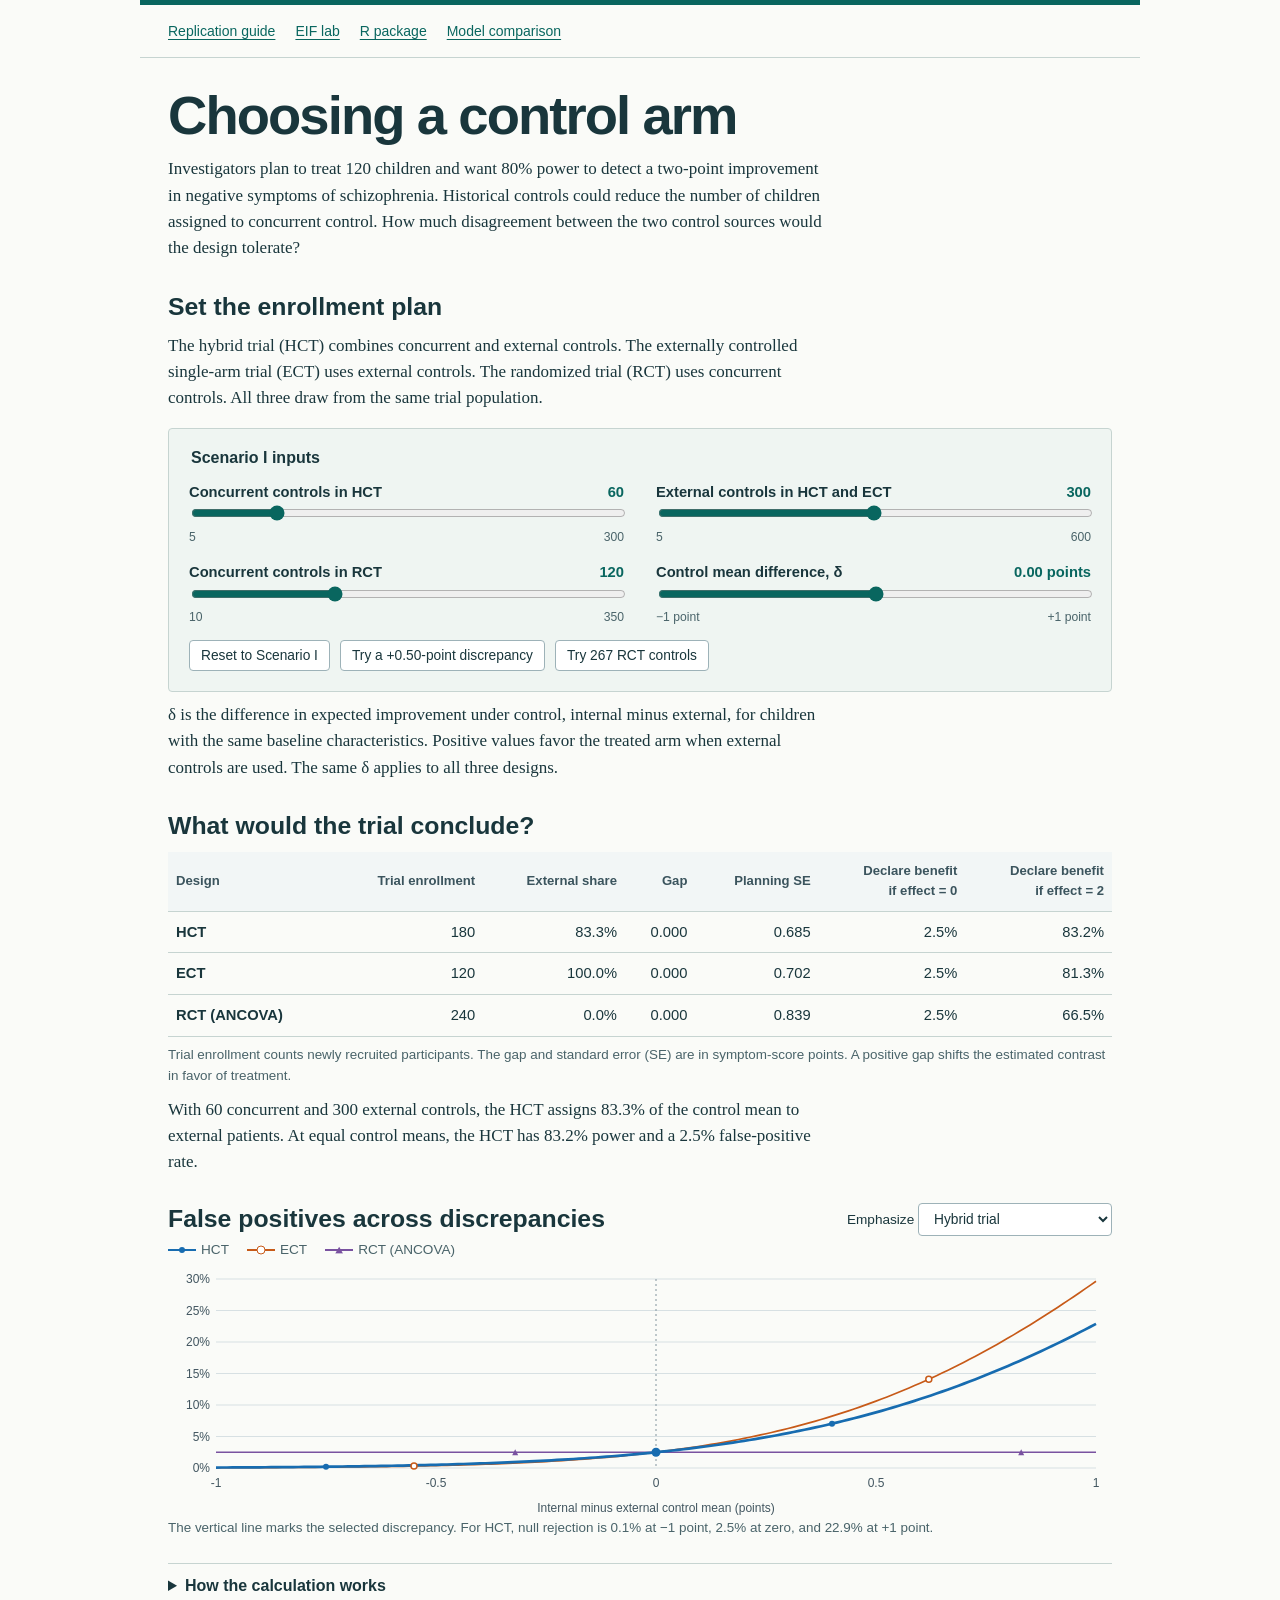
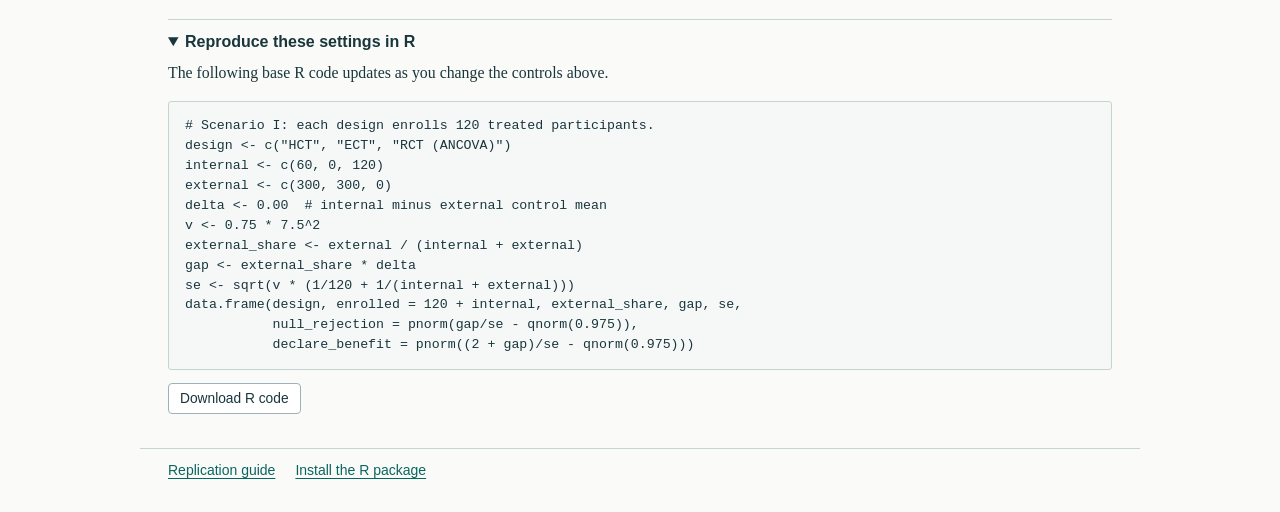
<file: docs/design-lab.html>
<!doctype html>
<html lang="en">
<head>
<meta charset="utf-8">
<meta name="viewport" content="width=device-width, initial-scale=1">
<meta name="description" content="Compare randomized, hybrid, and externally controlled schizophrenia trial designs under the Gaussian planning model.">
<title>Choosing a control arm · Trial design lab</title>
<link rel="icon" href="assets/mark.svg" type="image/svg+xml">
<style>
:root{color-scheme:light;--ink:#19363c;--accent:#09665f;--muted:#496369;--line:#c6d4d1;--paper:#fafbf8;--wash:#eff5f2;--sans:"Segoe UI",Arial,sans-serif}
*{box-sizing:border-box}body{margin:0;color:var(--ink);background:var(--paper);font:17px/1.55 Georgia,"Times New Roman",serif}
main,nav,footer{max-width:1000px;margin:auto;padding:0 28px}nav,footer{font:14px/1.6 var(--sans);display:flex;gap:20px;flex-wrap:wrap}nav{border-top:5px solid var(--accent);border-bottom:1px solid var(--line);padding-top:15px;padding-bottom:15px}a{color:var(--accent);text-underline-offset:3px}a:focus-visible,button:focus-visible,select:focus-visible,input:focus-visible,summary:focus-visible{outline:3px solid #30788b;outline-offset:3px}h1,h2,h3,label,button,output,select,th,td,figcaption,caption{font-family:var(--sans)}h1{font-size:clamp(2.1rem,4.4vw,3.4rem);margin:28px 0 6px;line-height:1.1;letter-spacing:-.035em}h2{font-size:1.55rem;line-height:1.25;margin:30px 0 10px}p{max-width:78ch;margin:10px 0 16px}section,figure{margin:27px 0}fieldset{margin:0;border:0;padding:0}legend{font:bold 1rem var(--sans);margin:0 0 14px}.controls{background:var(--wash);border:1px solid var(--line);border-radius:4px;padding:20px}.inputs{display:grid;grid-template-columns:1fr 1fr;gap:17px 32px}.setting{min-width:0}.setting label{font-size:.92rem;font-weight:650;display:flex;justify-content:space-between;align-items:baseline;gap:8px}.setting output{font-variant-numeric:tabular-nums;color:var(--accent);white-space:nowrap}.setting input{width:100%;accent-color:var(--accent);cursor:pointer}.range{display:flex;justify-content:space-between;color:var(--muted);font:.76rem var(--sans)}.actions,.chart-title,.key{display:flex;gap:10px;flex-wrap:wrap;align-items:center}.actions{margin-top:16px}button,select{font-size:.86rem;color:var(--ink);background:white;border:1px solid #9db2b8;border-radius:4px;padding:7px 11px}button{cursor:pointer}button:hover,select:hover{border-color:var(--accent);background:#f1f6f8}.table-wrap{overflow-x:auto}table{border-collapse:collapse;width:100%;font-size:.92rem}th,td{text-align:right;padding:9px 8px;border-bottom:1px solid var(--line);vertical-align:middle;font-variant-numeric:tabular-nums}th:first-child,td:first-child{text-align:left}thead th{color:#3b545d;background:#f2f6f6;font-size:.82rem}tbody th{white-space:nowrap}caption,figcaption{color:var(--muted);font-size:.84rem;text-align:left}caption{caption-side:bottom;padding-top:8px}.chart-title{justify-content:space-between}.chart-title h2{margin:0}.chart-title label{font-size:.85rem}.key{font: .85rem var(--sans);color:var(--muted);margin:6px 0;gap:18px}.key i{position:relative;width:28px;display:inline-block;vertical-align:middle;margin-right:5px;border-top:2px solid}.key i::after{content:"";position:absolute;left:50%;top:-1px;transform:translate(-50%,-50%);width:6px;height:6px;background:currentColor;border-radius:50%}.key .hct{color:#176cb0}.key .ect{color:#c75a18}.key .ect::after{width:7px;height:7px;border:1.5px solid currentColor;background:white}.key .rct{color:#7952a0}.key .rct::after{width:8px;height:7px;border-radius:0;clip-path:polygon(50% 0,100% 100%,0 100%)}canvas{display:block;width:100%;height:255px}figure{margin:25px 0 18px}details{border-top:1px solid var(--line);margin-top:24px;padding-top:13px}summary{font:bold 1rem var(--sans);cursor:pointer}details p{font-size:.99rem}pre{overflow:auto;background:#f6f8f8;padding:14px 16px;line-height:1.5;border:1px solid var(--line);border-radius:3px;font-size:.83rem}.formula{font-size:1.04rem}footer{margin-top:34px;padding-top:10px;padding-bottom:30px;border-top:1px solid var(--line)}@media(max-width:620px){main,nav,footer{padding-left:16px;padding-right:16px}.inputs{grid-template-columns:1fr;gap:12px}.chart-title{align-items:flex-start}.controls{padding:15px}th,td{padding:8px 5px}h2{font-size:1.35rem}}
.skip{position:absolute;top:-60px;left:12px;z-index:2;background:white;padding:6px 10px}.skip:focus{top:6px}
</style>
</head>
<body>
<a class="skip" href="#main">Skip to the experiment</a>
<nav aria-label="Site navigation"><a href="index.html">Replication guide</a><a href="eif-lab.html">EIF lab</a><a href="r-package.html">R package</a><a href="eif-models.html">Model comparison</a></nav>
<main id="main">
<h1>Choosing a control arm</h1>
<p>Investigators plan to treat 120 children and want 80% power to detect a two-point improvement in negative symptoms of schizophrenia. Historical controls could reduce the number of children assigned to concurrent control. How much disagreement between the two control sources would the design tolerate?</p>
<noscript><p>Enable JavaScript to adjust the design. In the paper’s baseline scenario with equal control means, HCT, ECT and randomized ANCOVA have powers of 83.2%, 81.3% and 66.5%, respectively. Each has a one-sided false-positive rate of 2.5%.</p></noscript>
<section aria-labelledby="settings-heading">
<h2 id="settings-heading">Set the enrollment plan</h2>
<p>The hybrid trial (HCT) combines concurrent and external controls. The externally controlled single-arm trial (ECT) uses external controls. The randomized trial (RCT) uses concurrent controls. All three draw from the same trial population.</p>
<div class="controls"><fieldset><legend>Scenario I inputs</legend><div class="inputs">
<div class="setting"><label for="hct-ic">Concurrent controls in HCT <output id="hct-ic-out" for="hct-ic">60</output></label><input type="range" min="5" max="300" value="60" id="hct-ic"><div class="range"><span>5</span><span>300</span></div></div>
<div class="setting"><label for="ec">External controls in HCT and ECT <output id="ec-out" for="ec">300</output></label><input type="range" min="5" max="600" step="5" value="300" id="ec"><div class="range"><span>5</span><span>600</span></div></div>
<div class="setting"><label for="rct-ic">Concurrent controls in RCT <output id="rct-ic-out" for="rct-ic">120</output></label><input type="range" min="10" max="350" value="120" id="rct-ic"><div class="range"><span>10</span><span>350</span></div></div>
<div class="setting"><label for="delta">Control mean difference, δ <output id="delta-out" for="delta">0.00 points</output></label><input type="range" min="-1" max="1" step="0.05" value="0" id="delta"><div class="range"><span>−1 point</span><span>+1 point</span></div></div>
</div></fieldset>
<div class="actions"><button type="button" id="reset">Reset to Scenario I</button><button type="button" id="case-drift">Try a +0.50-point discrepancy</button><button type="button" id="case-rct">Try 267 RCT controls</button></div></div>
<p>δ is the difference in expected improvement under control, internal minus external, for children with the same baseline characteristics. Positive values favor the treated arm when external controls are used. The same δ applies to all three designs.</p>
</section>
<section aria-labelledby="result-heading"><h2 id="result-heading">What would the trial conclude?</h2>
<div class="table-wrap"><table><caption>Trial enrollment counts newly recruited participants. The gap and standard error (SE) are in symptom-score points. A positive gap shifts the estimated contrast in favor of treatment.</caption><thead><tr><th scope="col">Design</th><th scope="col">Trial enrollment</th><th scope="col">External share</th><th scope="col">Gap</th><th scope="col">Planning SE</th><th scope="col">Declare benefit<br>if effect = 0</th><th scope="col">Declare benefit<br>if effect = 2</th></tr></thead><tbody id="results"></tbody></table></div>
<p id="interpretation" role="status"></p></section>
<figure><div class="chart-title"><h2>False positives across discrepancies</h2><label>Emphasize <select id="focus"><option value="hct">Hybrid trial</option><option value="ect">Externally controlled trial</option><option value="rct">Randomized trial</option></select></label></div><div class="key" aria-hidden="true"><span><i class="hct"></i>HCT</span><span><i class="ect"></i>ECT</span><span><i class="rct"></i>RCT (ANCOVA)</span></div><canvas id="plot" role="img" aria-label="False-positive rates from minus one to plus one point of discrepancy. The table gives values at the selected discrepancy."></canvas><figcaption id="chart-note">The vertical line marks the selected discrepancy. The RCT stays at the nominal 2.5% rate.</figcaption></figure>
<details><summary>How the calculation works</summary>
<p>Each arm has marginal SD 7.5. The known prognostic function explains 25% of outcome variation, so the common residual variance is <i>v</i> = 0.75 × 7.5². If a design uses <i>m</i> total controls, its planning variance is <i>v</i>(1/120 + 1/<i>m</i>). Thus the RCT row is the paper’s ANCOVA reference.</p>
<p>For HCT the internal share λ is the internal control count divided by the total control count. Its causal-gap ξ is (1 − λ)δ. The ECT gap is δ and the RCT gap is zero. Under a true trial effect θ, the one-sided test declares benefit with probability Φ((θ + ξ)/SE − 1.960), where Φ is the standard normal distribution function.</p>
<p>These Gaussian planning calculations treat variances and borrowing shares as known. To see how learning a borrowing share from the data changes sampling uncertainty, explore the <a href="eif-lab.html">efficient influence function</a>.</p></details>
<details open><summary>Reproduce these settings in R</summary><p>The following base R code updates as you change the controls above.</p><pre><code id="rcode"></code></pre><button type="button" id="download-r">Download R code</button></details>
</main><footer><a href="index.html">Replication guide</a><a href="r-package.html">Install the R package</a></footer>
<script src="design-lab.js" defer></script></body></html>
</file>
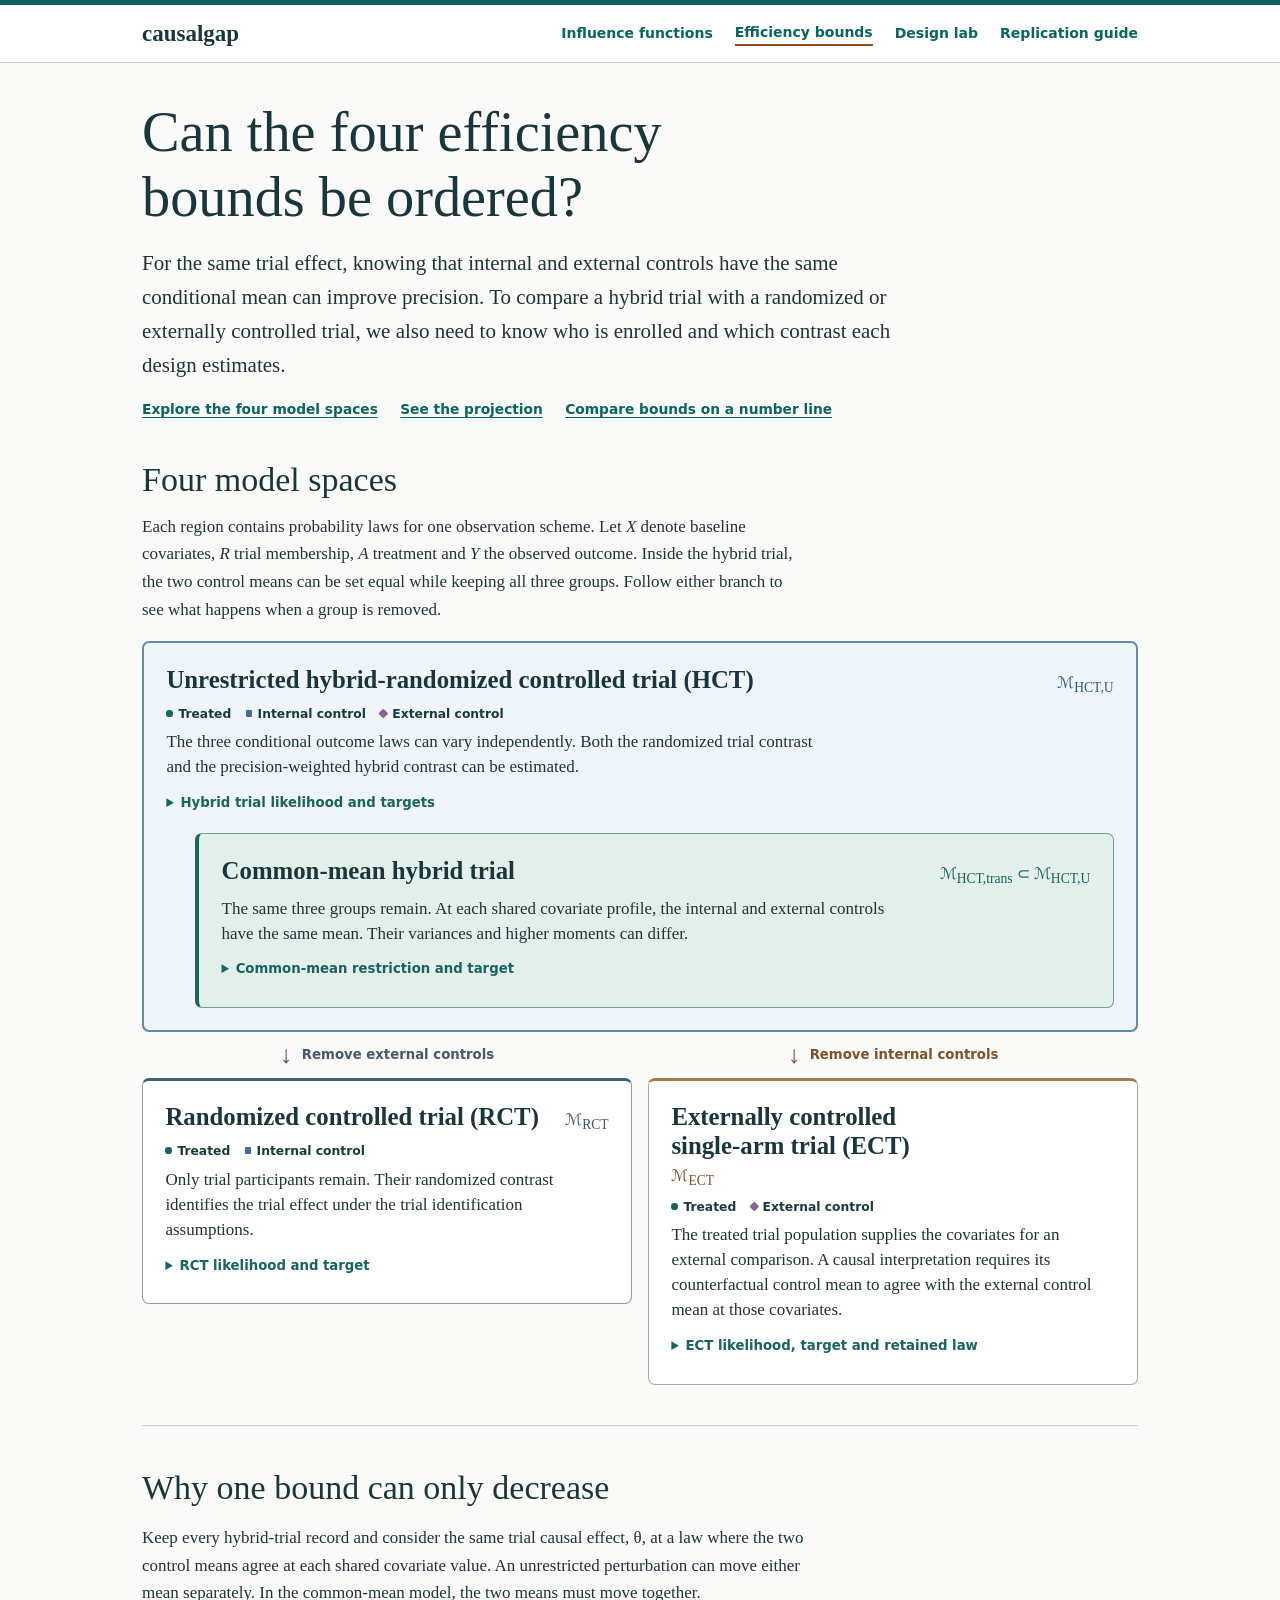
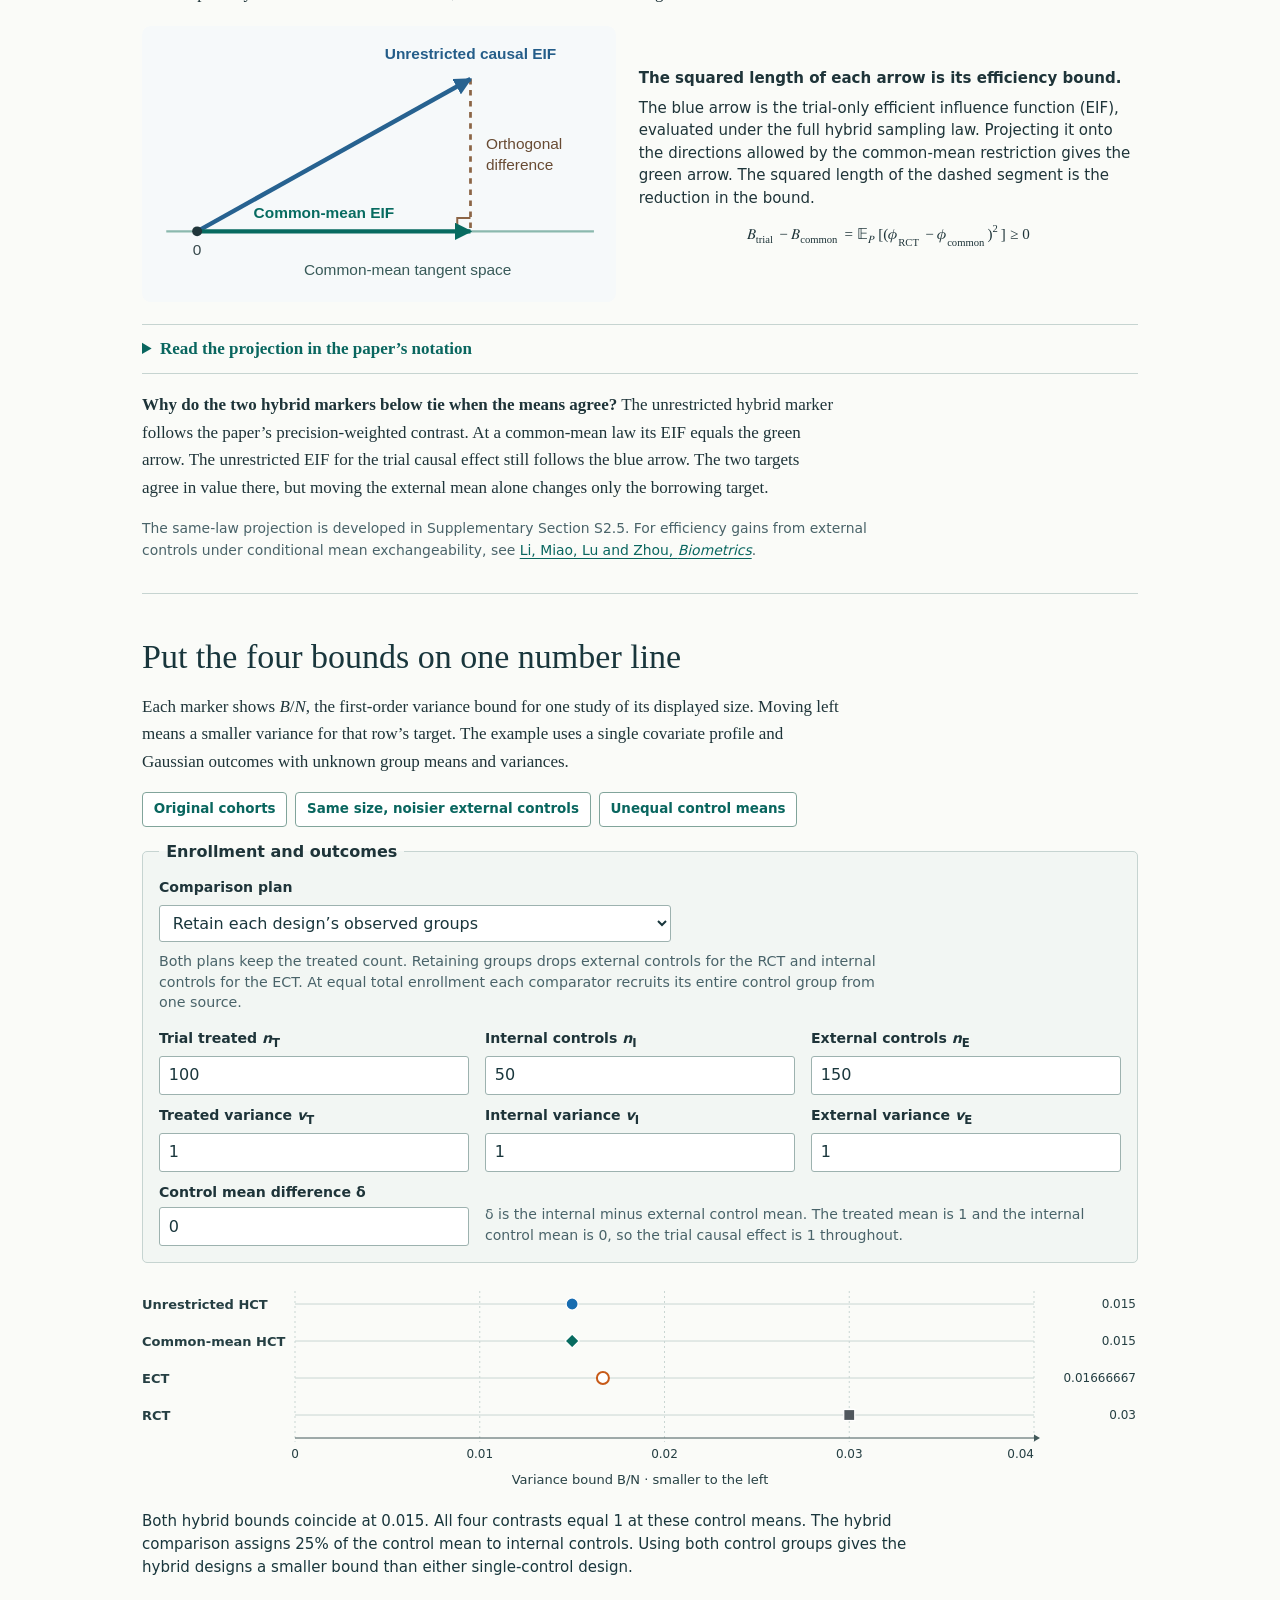
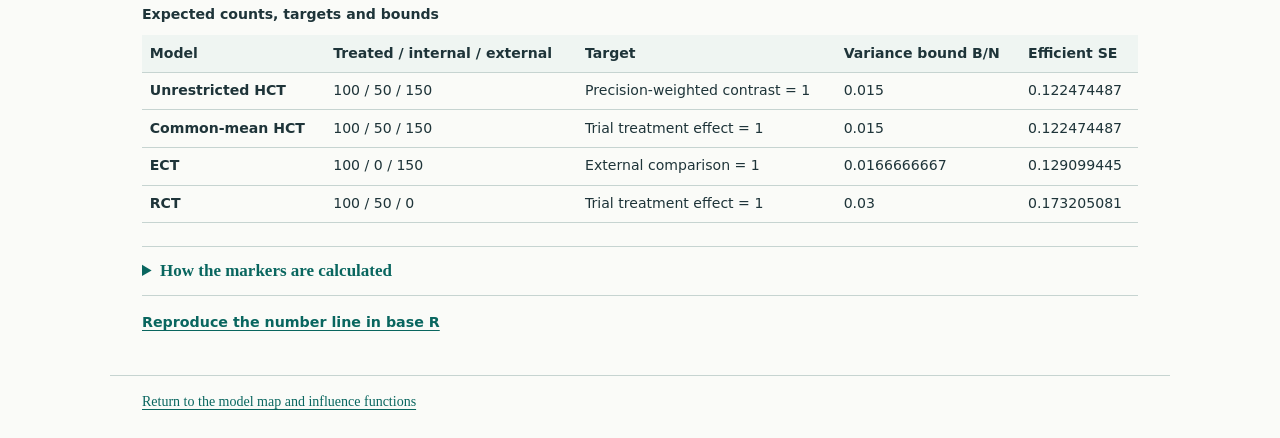
<file: docs/efficiency-bounds.html>
<!doctype html>
<html lang="en">
<head>
  <meta charset="utf-8">
  <meta name="viewport" content="width=device-width, initial-scale=1">
  <title>Four trial models and their efficiency bounds | causalgap</title>
  <meta name="description" content="Explore four trial observation laws, the geometry of the common-mean restriction, and how enrollment changes the ordering of efficiency bounds.">
  <link rel="icon" href="assets/mark.svg">
  <link rel="stylesheet" href="assets/guide.css">
  <link rel="stylesheet" href="assets/efficiency-bounds.css">
  <link rel="stylesheet" href="assets/model-spaces.css">
  <script defer src="efficiency-bounds.js"></script>
</head>
<body>
<a class="bound-skip" href="#main">Skip to comparison</a>
<header><nav aria-label="Project"><a class="home" href="index.html">causalgap</a><a href="eif-models.html">Influence functions</a><a aria-current="page" href="efficiency-bounds.html">Efficiency bounds</a><a href="design-lab.html">Design lab</a><a href="index.html">Replication guide</a></nav></header>
<main id="main">
  <div class="bound-intro">
    <h1>Can the four efficiency bounds be ordered?</h1>
    <p class="lead">For the same trial effect, knowing that internal and external controls have the same conditional mean can improve precision. To compare a hybrid trial with a randomized or externally controlled trial, we also need to know who is enrolled and which contrast each design estimates.</p>
    <div class="bound-jumps"><a href="#model-spaces">Explore the four model spaces</a><a href="#projection">See the projection</a><a href="#efficiency-bounds">Compare bounds on a number line</a></div>
  </div>
  <section id="model-spaces" class="ms-anatomy" aria-labelledby="ms-heading">
  <h2 id="ms-heading">Four model spaces</h2>
  <p class="ms-intro">Each region contains probability laws for one observation scheme. Let <i>X</i> denote baseline covariates, <i>R</i> trial membership, <i>A</i> treatment and <i>Y</i> the observed outcome. Inside the hybrid trial, the two control means can be set equal while keeping all three groups. Follow either branch to see what happens when a group is removed.</p>
  <div class="ms-hybrid">
    <div class="ms-region-title"><h3>Unrestricted hybrid-randomized controlled trial (HCT)</h3><span class="ms-symbol" aria-hidden="true">ℳ<sub>HCT,U</sub></span></div>
    <ul class="ms-groups" aria-label="Observed groups"><li class="trial-treated">Treated</li><li class="trial-control">Internal control</li><li class="external-control">External control</li></ul>
    <p>The three conditional outcome laws can vary independently. Both the randomized trial contrast and the precision-weighted hybrid contrast can be estimated.</p>
    <details id="law-unrestricted" class="ms-detail"><summary>Hybrid trial likelihood and targets</summary><div class="ms-content">
      <p>Write <i>g</i> = T, I or E for a treated, internal-control or external-control observation. Each group has conditional outcome density <i>f</i><sub>g</sub>(<i>y</i> | <i>x</i>), with mean <i>m</i><sub>g</sub>(<i>x</i>). Given covariates <i>x</i>, the known randomization probability is <i>e</i>(<i>x</i>) and the trial source probability is <i>p</i>(<i>x</i>).</p>
      <p class="ms-math" aria-label="Hybrid trial model and group probabilities"><span>ℳ<sub>HCT,U</sub> = {<i>P</i> : <i>f</i><sub>P</sub>(<i>x</i>, <i>g</i>, <i>y</i>) = <i>f</i><sub>X</sub>(<i>x</i>) π<sub>g</sub>(<i>x</i>) <i>f</i><sub>g</sub>(<i>y</i> | <i>x</i>)},</span><span>(π<sub>T</sub>, π<sub>I</sub>, π<sub>E</sub>) = (<i>pe</i>, <i>p</i>(1 − <i>e</i>), 1 − <i>p</i>).</span></p>
      <p>The covariate density, source probability and three outcome laws vary subject to the support and moment conditions. The T, I and E indices correspond to 1, (1,0) and 0 in the paper. Here 0 &lt; <i>q</i> = Pr(<i>R</i> = 1) &lt; 1, and 0 &lt; <i>e</i>(<i>x</i>) &lt; 1 on trial support. Write E<sub>R</sub> for expectation over the trial covariate density <i>f</i><sub>R</sub> = <i>pf</i><sub>X</sub>/<i>q</i>.</p>
      <p class="ms-math"><span>θ = E<sub>R</sub>[<i>m</i><sub>T</sub> − <i>m</i><sub>I</sub>],</span><span>θ̃<sub>λ</sub> = E<sub>R</sub>[<i>m</i><sub>T</sub> − λ<i>m</i><sub>I</sub> − (1 − λ)<i>m</i><sub>E</sub>].</span></p>
      <p>The precision rule sets the internal-control share λ from the law and sets λ = 1 where external controls are absent.</p>
    </div></details>
    <div class="ms-inner" role="group" aria-label="Nested model within the unrestricted hybrid trial">
      <div class="ms-region-title"><h3>Common-mean hybrid trial</h3><span class="ms-symbol" aria-hidden="true">ℳ<sub>HCT,trans</sub> ⊂ ℳ<sub>HCT,U</sub></span></div>
      <p>The same three groups remain. At each shared covariate profile, the internal and external controls have the same mean. Their variances and higher moments can differ.</p>
      <details id="law-common" class="ms-detail"><summary>Common-mean restriction and target</summary><div class="ms-content">
        <p class="ms-math"><span>ℳ<sub>HCT,trans</sub> = {<i>P</i> ∈ ℳ<sub>HCT,U</sub> : <i>m</i><sub>I</sub>(<i>x</i>) = <i>m</i><sub>E</sub>(<i>x</i>)</span><span>for <i>P</i><sub>X</sub>-almost every <i>x</i> with 0 &lt; <i>p</i>(<i>x</i>) &lt; 1}.</span></p>
        <p>This is the observed control-mean restriction under (A4). The hybrid target equals θ throughout this submodel. Equality of the two targets at one law can also arise when positive and negative discrepancies cancel across strata.</p>
      </div></details>
    </div>
  </div>
  <div class="ms-forks">
    <div class="ms-fork"><p class="ms-route"><span aria-hidden="true">↓</span> Remove external controls</p>
      <div class="ms-design">
        <div class="ms-region-title"><h3>Randomized controlled trial (RCT)</h3><span class="ms-symbol" aria-hidden="true">ℳ<sub>RCT</sub></span></div>
        <ul class="ms-groups" aria-label="Observed groups"><li class="trial-treated">Treated</li><li class="trial-control">Internal control</li></ul>
        <p>Only trial participants remain. Their randomized contrast identifies the trial effect under the trial identification assumptions.</p>
        <details id="law-rct" class="ms-detail"><summary>RCT likelihood and target</summary><div class="ms-content">
          <p>Observe (<i>X</i>, <i>A</i>, <i>Y</i>) with <i>R</i> = <i>q</i> = 1. The joint density of the covariates, observed group and outcome has the form</p>
          <p class="ms-math"><span>ℳ<sub>RCT</sub> = {<i>P</i><sub>R</sub> : <i>f</i><sub>P<sub>R</sub></sub>(<i>x</i>, <i>g</i>, <i>y</i>)</span><span>= <i>f</i><sub>R</sub>(<i>x</i>) π<sub>g</sub>(<i>x</i>) <i>f</i><sub>g</sub>(<i>y</i> | <i>x</i>)},</span><span>(π<sub>T</sub>, π<sub>I</sub>) = (<i>e</i>, 1 − <i>e</i>).</span></p>
          <p>The trial covariate density and both outcome laws vary with fixed allocation <i>e</i>(<i>x</i>). The target is θ = E<sub>R</sub>[<i>m</i><sub>T</sub> − <i>m</i><sub>I</sub>]. Conditioning the hybrid law on <i>R</i> = 1 gives this experiment with a first-order variance bound of <i>B</i><sub>R</sub>/<i>n</i><sub>RCT</sub> for the retained participants.</p>
        </div></details>
      </div>
    </div>
    <div class="ms-fork"><p class="ms-route"><span aria-hidden="true">↓</span> Remove internal controls</p>
      <div class="ms-design">
        <div class="ms-region-title"><h3>Externally controlled single-arm trial (ECT)</h3><span class="ms-symbol" aria-hidden="true">ℳ<sub>ECT</sub></span></div>
        <ul class="ms-groups" aria-label="Observed groups"><li class="trial-treated">Treated</li><li class="external-control">External control</li></ul>
        <p>The treated trial population supplies the covariates for an external comparison. A causal interpretation requires its counterfactual control mean to agree with the external control mean at those covariates.</p>
        <details id="law-ect" class="ms-detail"><summary>ECT likelihood, target and retained law</summary><div class="ms-content">
          <p>Observe (<i>X</i>, <i>R</i>, <i>Y</i>) with <i>A</i> = <i>R</i>. Write <i>f</i><sub>g,E</sub> and <i>m</i><sub>g,E</sub> for the conditional outcome density and mean in group <i>g</i> under the ECT law.</p>
          <p class="ms-math"><span>ℳ<sub>ECT</sub> = {<i>P</i><sub>E</sub> : <i>f</i><sub>P<sub>E</sub></sub>(<i>x</i>, <i>g</i>, <i>y</i>)</span><span>= <i>f</i><sub>X,E</sub>(<i>x</i>) π<sub>g</sub>(<i>x</i>) <i>f</i><sub>g,E</sub>(<i>y</i> | <i>x</i>)},</span><span>(π<sub>T</sub>, π<sub>E</sub>) = (<i>p</i><sub>E</sub>, 1 − <i>p</i><sub>E</sub>).</span></p>
          <p>The covariate density, source probability and two outcome laws vary, with 0 &lt; <i>q</i><sub>E</sub> &lt; 1 and external support at all trial profiles. In the paper’s notation the observed target is θ̃<sub>E</sub> = E<sub>E</sub>[<i>m</i><sub>1,E</sub>(<i>X</i>) − <i>m</i><sub>0,E</sub>(<i>X</i>) | <i>R</i> = 1]. It compares the treated and external outcome means over the ECT trial covariate distribution.</p>
          <p>Deleting internal-control records from an HCT changes the source probability, trial fraction and retained-trial covariate density. With ē = E<sub>R</sub>[<i>e</i>(<i>X</i>)], they become</p>
          <p class="ms-math"><span><i>p</i><sub>E</sub> = <i>pe</i> / (1 − <i>p</i> + <i>pe</i>),</span><span><i>q</i><sub>E</sub> = <i>q</i>ē / (1 − <i>q</i> + <i>q</i>ē),</span><span><i>f</i><sub>R,E</sub> = <i>ef</i><sub>R</sub> / ē.</span></p>
          <p>Constant randomization preserves the trial covariate mix. With covariate-dependent allocation, profiles more likely to receive treatment receive more weight among the retained trial patients.</p>
        </div></details>
      </div>
    </div>
  </div>
</section>
  <section id="projection" class="bound-section" aria-labelledby="projection-title">
    <h2 id="projection-title">Why one bound can only decrease</h2>
    <p>Keep every hybrid-trial record and consider the same trial causal effect, θ, at a law where the two control means agree at each shared covariate value. An unrestricted perturbation can move either mean separately. In the common-mean model, the two means must move together.</p>
    <figure class="bound-projection">
      <img src="assets/efficiency-projection.svg" alt="The common-mean efficient influence function is the orthogonal projection of the unrestricted causal-effect influence function. Both start at the same origin.">
      <figcaption>
        <strong>The squared length of each arrow is its efficiency bound.</strong>
        <p>The blue arrow is the trial-only efficient influence function (EIF), evaluated under the full hybrid sampling law. Projecting it onto the directions allowed by the common-mean restriction gives the green arrow. The squared length of the dashed segment is the reduction in the bound.</p>
        <math display="block" aria-label="B trial minus B common equals the expected squared difference between the two influence functions, which is nonnegative"><msub><mi>B</mi><mtext>trial</mtext></msub><mo>−</mo><msub><mi>B</mi><mtext>common</mtext></msub><mo>=</mo><msub><mi>𝔼</mi><mi>P</mi></msub><mo>[</mo><msup><mrow><mo>(</mo><msub><mi>ϕ</mi><mtext>RCT</mtext></msub><mo>−</mo><msub><mi>ϕ</mi><mtext>common</mtext></msub><mo>)</mo></mrow><mn>2</mn></msup><mo>]</mo><mo>≥</mo><mn>0</mn></math>
      </figcaption>
    </figure>
    <details class="bound-calculation projection-formula">
      <summary>Read the projection in the paper’s notation</summary>
      <p>At a common-mean law <i>P</i>, write <i>U</i> for the unrestricted hybrid model and “trans” for its common-mean submodel. Their tangent spaces contain the allowable score directions. The diagram is a schematic view of the plane spanned by the two EIFs.</p>
      <math display="block" aria-label="The common-mean tangent space is contained in the unrestricted tangent space"><msub><mi>𝒯</mi><mtext>HCT,trans</mtext></msub><mo>(</mo><mi>P</mi><mo>)</mo><mo>⊆</mo><msub><mi>𝒯</mi><mtext>HCT,U</mtext></msub><mo>(</mo><mi>P</mi><mo>)</mo><mtext>,</mtext></math>
      <math display="block" aria-label="The common-mean efficient influence function equals the orthogonal projection of the unrestricted trial causal-effect influence function"><msubsup><mi>ϕ</mi><mtext>HCT,trans</mtext><mtext>eff</mtext></msubsup><mo>=</mo><msub><mi>Π</mi><mrow><msub><mi>𝒯</mi><mtext>HCT,trans</mtext></msub><mo>(</mo><mi>P</mi><mo>)</mo></mrow></msub><msubsup><mi>ϕ</mi><mtext>RCT</mtext><mtext>eff</mtext></msubsup><mtext>.</mtext></math>
      <p>For the default cohort below, the same 300 hybrid records give a causal-effect variance bound of 0.030 if the control means can vary independently and 0.015 if their equality is imposed. The assumption halves the variance bound for this example.</p>
    </details>
    <p><strong>Why do the two hybrid markers below tie when the means agree?</strong> The unrestricted hybrid marker follows the paper’s precision-weighted contrast. At a common-mean law its EIF equals the green arrow. The unrestricted EIF for the trial causal effect still follows the blue arrow. The two targets agree in value there, but moving the external mean alone changes only the borrowing target.</p>
    <p class="bound-source">The same-law projection is developed in Supplementary Section S2.5. For efficiency gains from external controls under conditional mean exchangeability, see <a href="https://doi.org/10.1111/biom.13583">Li, Miao, Lu and Zhou, <i>Biometrics</i></a>.</p>
  </section>
  <section id="efficiency-bounds" class="bound-section" aria-labelledby="bounds-title">
    <h2 id="bounds-title">Put the four bounds on one number line</h2>
    <p>Each marker shows <i>B</i>/<i>N</i>, the first-order variance bound for one study of its displayed size. Moving left means a smaller variance for that row’s target. The example uses a single covariate profile and Gaussian outcomes with unknown group means and variances.</p>
    <div class="bound-presets" aria-label="Worked examples" role="group">
      <button type="button" data-bound-example="retain">Original cohorts</button>
      <button type="button" data-bound-example="equal-total">Same size, noisier external controls</button>
      <button type="button" data-bound-example="unequal-means">Unequal control means</button>
    </div>
    <fieldset class="bound-inputs">
      <legend>Enrollment and outcomes</legend>
      <div class="bound-plan"><label for="bound-plan">Comparison plan</label>
      <select id="bound-plan" name="plan"><option value="retain">Retain each design’s observed groups</option><option value="equal-total">Recruit the same total in each design</option></select></div>
      <p class="bound-plan-note">Both plans keep the treated count. Retaining groups drops external controls for the RCT and internal controls for the ECT. At equal total enrollment each comparator recruits its entire control group from one source.</p>
      <div class="bound-fields">
        <label>Trial treated <i>n</i><sub>T</sub><input type="number" name="nT" min="1" step="1" value="100" required></label>
        <label>Internal controls <i>n</i><sub>I</sub><input type="number" name="nI" min="1" step="1" value="50" required></label>
        <label>External controls <i>n</i><sub>E</sub><input type="number" name="nE" min="1" step="1" value="150" required></label>
        <label>Treated variance <i>v</i><sub>T</sub><input type="number" name="vT" step="any" value="1" required></label>
        <label>Internal variance <i>v</i><sub>I</sub><input type="number" name="vI" step="any" value="1" required></label>
        <label>External variance <i>v</i><sub>E</sub><input type="number" name="vE" step="any" value="1" required></label>
        <label>Control mean difference δ<input type="number" name="delta" step="any" value="0" required></label>
        <p>δ is the internal minus external control mean. The treated mean is 1 and the internal control mean is 0, so the trial causal effect is 1 throughout.</p>
      </div>
    </fieldset>
    <div id="bound-line"></div>
    <p id="bound-status" role="status" aria-live="polite" aria-atomic="true"></p>
    <div id="bound-results"></div>
    <noscript><p>With 100 treated, 50 internal controls, 150 external controls, unit variances, equal means and retained groups, both hybrid bounds are 0.0150. The ECT bound is 0.0167 and the RCT bound is 0.0300. At equal total enrollment all four are 0.0150. The R example below reproduces both comparisons.</p></noscript>
    <details class="bound-calculation">
      <summary>How the markers are calculated</summary>
      <p>The study sizes correspond to expected group counts under independent sampling from each design’s mixture law. Trial randomization is known. In the hybrid trial the controls supply information <i>J</i><sub>I</sub> = <i>n</i><sub>I</sub>/<i>v</i><sub>I</sub> and <i>J</i><sub>E</sub> = <i>n</i><sub>E</sub>/<i>v</i><sub>E</sub>. The internal precision share is λ = <i>J</i><sub>I</sub>/(<i>J</i><sub>I</sub> + <i>J</i><sub>E</sub>).</p>
      <p>At equal means, both hybrid bounds are <i>v</i><sub>T</sub>/<i>n</i><sub>T</sub> + 1/(<i>J</i><sub>I</sub> + <i>J</i><sub>E</sub>). Each comparator uses the same treated contribution plus its control variance divided by the number of controls it enrolls. With retained groups, combining the two positive control information terms gives a smaller bound than either alone. With equal total enrollment, recruiting all controls from the less variable source can give the smallest bound.</p>
      <p>When δ differs from zero, the unrestricted hybrid contrast is 1 + (1 − λ)δ. Write <i>c</i> = δλ(1 − λ). At the Gaussian law the additional variance from estimating the share is</p>
      <math display="block" aria-label="c squared times the sum of one divided by the sum of n T and n I, one over n E, two over n I, and two over n E"><msup><mi>c</mi><mn>2</mn></msup><mo>(</mo><mfrac><mn>1</mn><mrow><msub><mi>n</mi><mi>T</mi></msub><mo>+</mo><msub><mi>n</mi><mi>I</mi></msub></mrow></mfrac><mo>+</mo><mfrac><mn>1</mn><msub><mi>n</mi><mi>E</mi></msub></mfrac><mo>+</mo><mfrac><mn>2</mn><msub><mi>n</mi><mi>I</mi></msub></mfrac><mo>+</mo><mfrac><mn>2</mn><msub><mi>n</mi><mi>E</mi></msub></mfrac><mo>)</mo><mtext>.</mtext></math>
      <p>The first two terms come from source membership and the last two from the control variances. The external contrast is 1 + δ. A causal interpretation of the ECT contrast requires the trial’s unobserved mean under control to equal the external mean at the same covariates. An ECT alone cannot check that assumption.</p>
    </details>
    <a class="bound-download" href="examples/efficiency-bounds.R" download>Reproduce the number line in base R</a>
  </section>
</main>
<footer><a href="eif-models.html">Return to the model map and influence functions</a></footer>
</body>
</html>
</file>
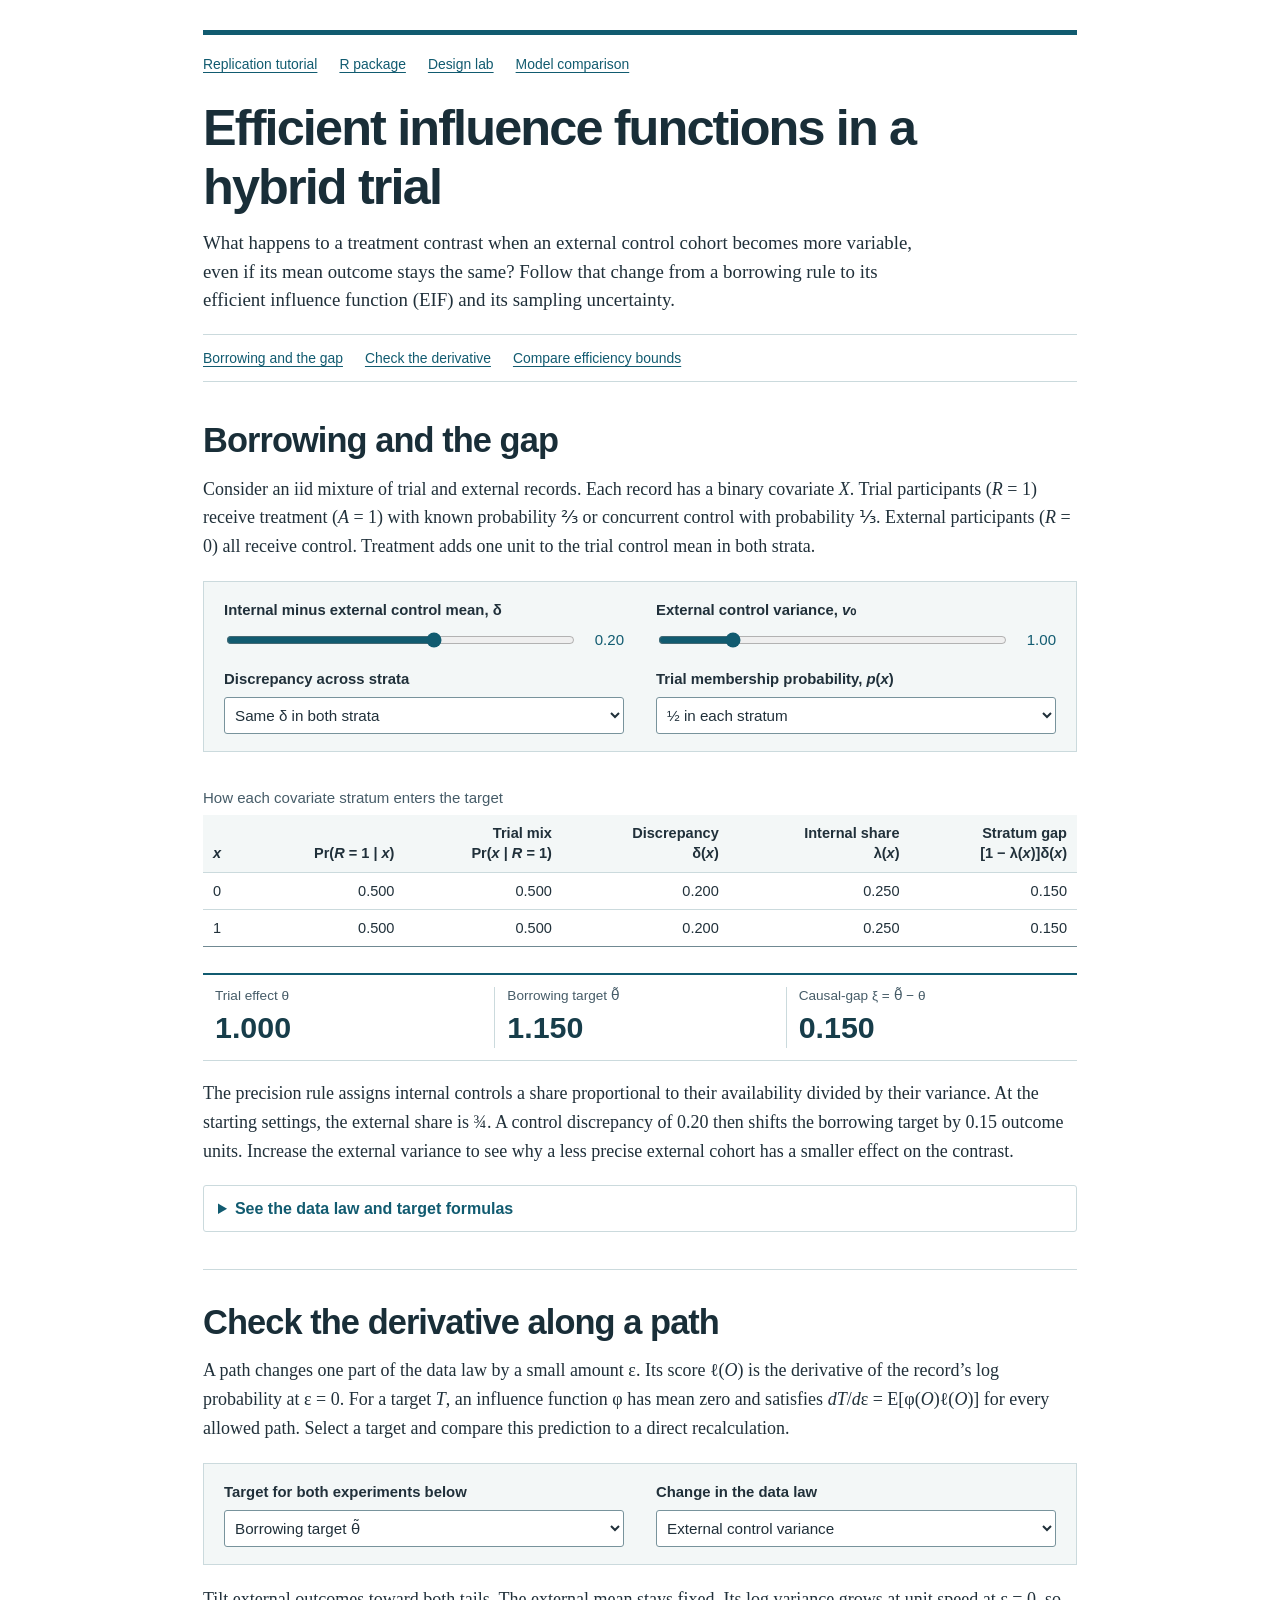
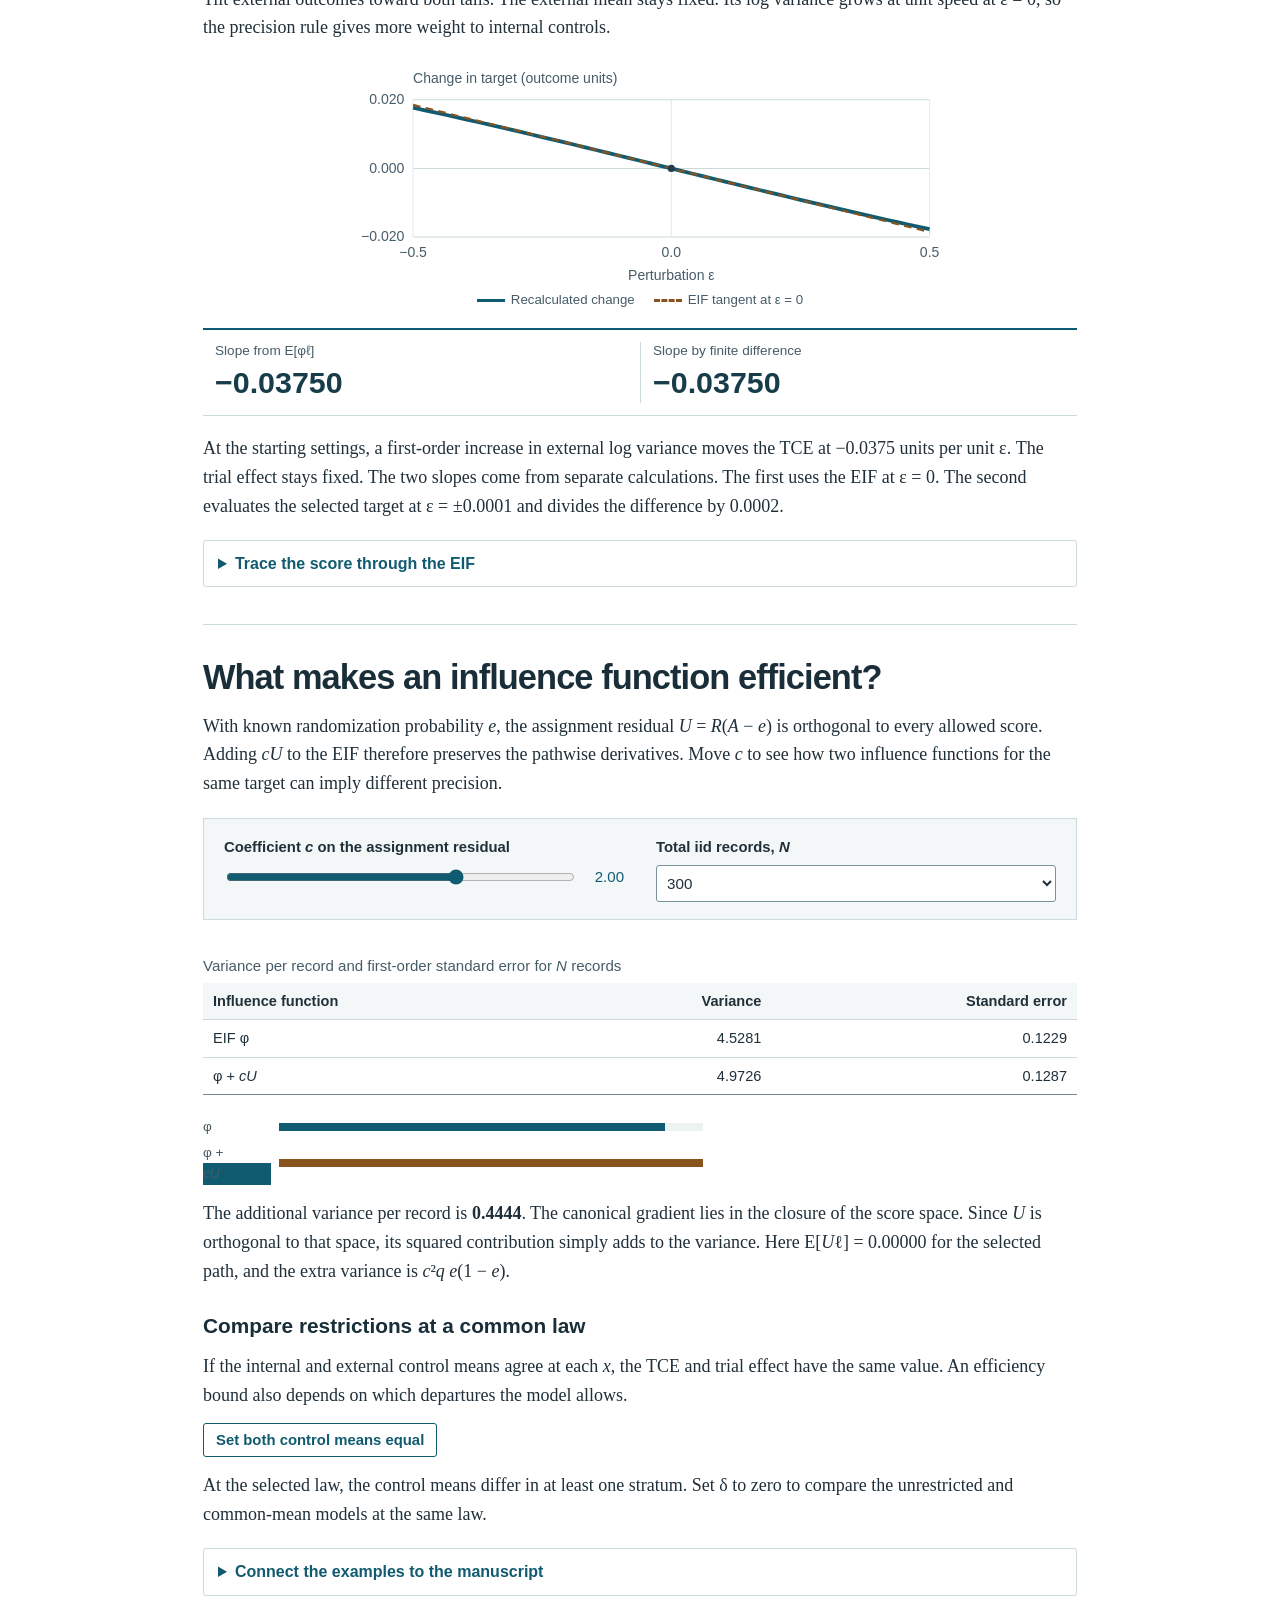
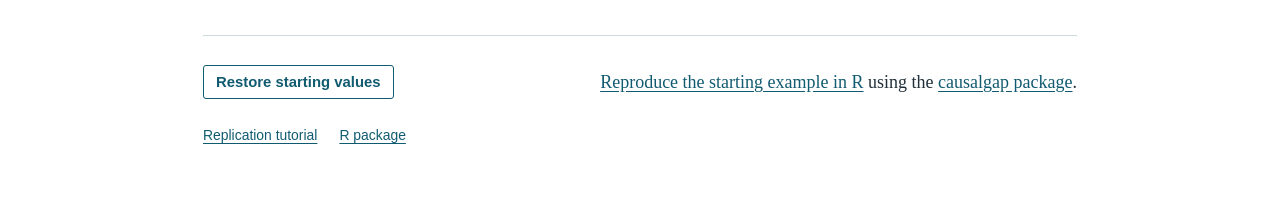
<file: docs/eif-lab.html>
<!doctype html>
<html lang="en">
<head>
<meta charset="utf-8">
<meta name="viewport" content="width=device-width, initial-scale=1">
<meta name="description" content="Explore the borrowing target, its efficient influence function and its variance bound in a synthetic hybrid trial.">
<title>Efficient influence functions in a hybrid trial</title>
<link rel="icon" href="assets/mark.svg" type="image/svg+xml">
<link rel="stylesheet" href="eif-lab.css">
<script src="eif-lab.js" defer></script>
</head>
<body>
<a href="#main" class="skip">Skip to the experiment</a>
<main id="main">
<header>
<nav aria-label="Project"><a href="index.html">Replication tutorial</a><a href="r-package.html">R package</a><a href="design-lab.html">Design lab</a><a href="eif-models.html">Model comparison</a></nav>
<h1>Efficient influence functions in a hybrid trial</h1>
<p class="lede">What happens to a treatment contrast when an external control cohort becomes more variable, even if its mean outcome stays the same? Follow that change from a borrowing rule to its efficient influence function (EIF) and its sampling uncertainty.</p>
<nav aria-label="Experiments" class="chapters"><a href="#law">Borrowing and the gap</a><a href="#derivative">Check the derivative</a><a href="#bound">Compare efficiency bounds</a></nav>
</header>
<noscript><p class="notice">Enable JavaScript to run the experiments. The equations and worked example are available below.</p></noscript>

<section id="law">
<h2>Borrowing and the gap</h2>
<p>Consider an iid mixture of trial and external records. Each record has a binary covariate <i>X</i>. Trial participants (<i>R</i> = 1) receive treatment (<i>A</i> = 1) with known probability ⅔ or concurrent control with probability ⅓. External participants (<i>R</i> = 0) all receive control. Treatment adds one unit to the trial control mean in both strata.</p>

<form id="settings" class="controls">
<div><label for="delta">Internal minus external control mean, δ</label><div class="range"><input id="delta" type="range" min="-1" max="1" step=".05" value=".2"><output for="delta" id="delta-value">0.20</output></div></div>
<div><label for="v0">External control variance, <i>v</i>₀</label><div class="range"><input id="v0" type="range" min=".25" max="4" step=".05" value="1"><output for="v0" id="v0-value">1.00</output></div></div>
<div><label for="pattern">Discrepancy across strata</label><select id="pattern"><option value="constant">Same δ in both strata</option><option value="concentrated">Zero at X = 0 and 2δ at X = 1</option></select></div>
<div><label for="overlap">Trial membership probability, <i>p</i>(<i>x</i>)</label><select id="overlap"><option value="even">½ in each stratum</option><option value="uneven">⅓ at X = 0 and ⅔ at X = 1</option></select></div>
</form>

<div class="table-wrap" role="region" aria-label="Calculated stratum values" tabindex="0">
<table><caption>How each covariate stratum enters the target</caption>
<thead><tr><th scope="col"><i>x</i></th><th scope="col">Pr(<i>R</i> = 1 | <i>x</i>)</th><th scope="col">Trial mix<br>Pr(<i>x</i> | <i>R</i> = 1)</th><th scope="col">Discrepancy<br>δ(<i>x</i>)</th><th scope="col">Internal share<br>λ(<i>x</i>)</th><th scope="col">Stratum gap<br>[1 − λ(<i>x</i>)]δ(<i>x</i>)</th></tr></thead>
<tbody id="strata-rows"></tbody></table></div>
<div class="measures" aria-live="polite" aria-atomic="true">
<div><span>Trial effect θ</span><strong id="trial-value">1.000</strong></div>
<div><span>Borrowing target θ̃</span><strong id="tce-value">1.150</strong></div>
<div><span>Causal-gap ξ = θ̃ − θ</span><strong id="gap-value">0.150</strong></div>
</div>
<p>The precision rule assigns internal controls a share proportional to their availability divided by their variance. At the starting settings, the external share is ¾. A control discrepancy of 0.20 then shifts the borrowing target by 0.15 outcome units. Increase the external variance to see why a less precise external cohort has a smaller effect on the contrast.</p>
<details><summary>See the data law and target formulas</summary>
<p>At the central law, Pr(<i>X</i> = 1) = ½. Set <i>e</i> = ⅔ and <i>q</i> = Pr(<i>R</i> = 1). Conditional means are <i>m</i><sub>1,0</sub>(<i>x</i>) = 0.4<i>x</i> for internal controls, <i>m</i><sub>1</sub>(<i>x</i>) = 0.4<i>x</i> + 1 for treated participants, and <i>m</i><sub>0</sub>(<i>x</i>) = 0.4<i>x</i> − δ(<i>x</i>) for external controls. The two trial variances are one. For each group <i>g</i>, generate <i>Y</i> = <i>m</i><sub>g</sub>(<i>x</i>) + √<i>v</i><sub>g</sub>(<i>x</i>) <i>Z</i>, with <i>Z</i> equal to −√3, 0, or √3 with probabilities ⅙, ⅔, and ⅙. Exact sums over these 18 possible records give every expectation below.</p>
<p class="equation">π<sub>I</sub>(<i>x</i>) = <i>p</i>(<i>x</i>)(1 − <i>e</i>) / <i>v</i><sub>1,0</sub>(<i>x</i>), &nbsp; π<sub>E</sub>(<i>x</i>) = [1 − <i>p</i>(<i>x</i>)] / <i>v</i><sub>0</sub>(<i>x</i>)</p>
<p class="equation">λ(<i>x</i>) = π<sub>I</sub>(<i>x</i>) / [π<sub>I</sub>(<i>x</i>) + π<sub>E</sub>(<i>x</i>)]</p>
<p>The transported causal estimand (TCE) θ̃ averages <i>m</i><sub>1</sub>(<i>X</i>) − λ(<i>X</i>)<i>m</i><sub>1,0</sub>(<i>X</i>) − [1 − λ(<i>X</i>)]<i>m</i><sub>0</sub>(<i>X</i>) over trial covariates. The trial effect θ averages <i>m</i><sub>1</sub>(<i>X</i>) − <i>m</i><sub>1,0</sub>(<i>X</i>) over the same distribution. Their difference averages [1 − λ(<i>X</i>)]δ(<i>X</i>) over trial covariates.</p>
</details>
</section>

<section id="derivative">
<h2>Check the derivative along a path</h2>
<p>A path changes one part of the data law by a small amount ε. Its score ℓ(<i>O</i>) is the derivative of the record’s log probability at ε = 0. For a target <i>T</i>, an influence function φ has mean zero and satisfies <i>dT</i>/<i>d</i>ε = E[φ(<i>O</i>)ℓ(<i>O</i>)] for every allowed path. Select a target and compare this prediction to a direct recalculation.</p>
<form id="directions" class="controls">
<div><label for="target">Target for both experiments below</label><select id="target"><option value="tce">Borrowing target θ̃</option><option value="trial">Trial effect θ</option><option value="gap">Causal-gap ξ</option></select></div>
<div><label for="path">Change in the data law</label><select id="path"><option value="external-variance">External control variance</option><option value="external-mean">External control mean</option><option value="internal-variance">Internal control variance</option><option value="source">Trial membership odds</option><option value="case-mix">Covariate distribution</option></select></div>
</form>
<p id="path-note"></p>
<div class="figure">
<svg id="path-chart" viewBox="0 0 620 210" role="img" aria-labelledby="chart-title chart-desc">
<title id="chart-title">Change in the selected target along the chosen path</title>
<desc id="chart-desc">The solid curve shows the recalculated target change. The dashed line shows the local linear prediction using its efficient influence function.</desc>
<g id="chart-drawing"></g>
</svg>
<div class="legend"><span><b class="line"></b>Recalculated change</span><span><b class="line tangent"></b>EIF tangent at ε = 0</span></div>
</div>
<div class="measures pair" aria-live="polite" aria-atomic="true">
<div><span>Slope from E[φℓ]</span><strong id="gradient">−0.03750</strong></div>
<div><span>Slope by finite difference</span><strong id="difference">−0.03750</strong></div>
</div>
<p>At the starting settings, a first-order increase in external log variance moves the TCE at −0.0375 units per unit ε. The trial effect stays fixed. The two slopes come from separate calculations. The first uses the EIF at ε = 0. The second evaluates the selected target at ε = ±0.0001 and divides the difference by 0.0002.</p>
<details><summary>Trace the score through the EIF</summary>
<p>For the selected path, ℓ(<i>O</i>) = <strong id="path-score"></strong>. Here <i>I</i><sub>0</sub> indicates an external control, and <i>I</i><sub>1,0</sub> an internal control. An outcome path multiplies each baseline atom’s probability by exp(εℓ) and normalizes the probabilities within its stratum and group. The source and covariate paths instead add ε to the corresponding log odds.</p>
<table class="components"><caption>Contributions to the slope for <span id="selected-target"></span></caption><thead><tr><th scope="col">EIF terms (main paper, Table 1)</th><th scope="col">E[term × ℓ]</th></tr></thead><tbody>
<tr><th scope="row">Trial standardization and outcome means</th><td id="fixed-part"></td></tr>
<tr><th scope="row">Borrowing share through source probabilities</th><td id="source-part"></td></tr>
<tr><th scope="row">Borrowing share through internal variance</th><td id="internal-part"></td></tr>
<tr><th scope="row">Borrowing share through external variance</th><td id="external-part"></td></tr>
</tbody></table>
<p>The first row treats the share as fixed when taking the derivative. For the borrowing target, the remaining rows differentiate the share itself. At each stratum they enter the target derivative through −δ(<i>x</i>) <i>d</i>λ(<i>x</i>)/<i>d</i>ε. For the gap, subtract the trial-effect EIF from the TCE EIF. The trial effect itself has no borrowing-share terms.</p>
</details>
</section>

<section id="bound">
<h2>What makes an influence function efficient?</h2>
<p>With known randomization probability <i>e</i>, the assignment residual <i>U</i> = <i>R</i>(<i>A</i> − <i>e</i>) is orthogonal to every allowed score. Adding <i>cU</i> to the EIF therefore preserves the pathwise derivatives. Move <i>c</i> to see how two influence functions for the same target can imply different precision.</p>
<form id="efficiency" class="controls">
<div><label for="penalty">Coefficient <i>c</i> on the assignment residual</label><div class="range"><input type="range" id="penalty" min="-6" max="6" step=".25" value="2"><output for="penalty" id="c-value">2.0</output></div></div>
<div><label for="size">Total iid records, <i>N</i></label><select id="size"><option>100</option><option selected>300</option><option>1000</option></select></div>
</form>
<div class="table-wrap"><table><caption>Variance per record and first-order standard error for <i>N</i> records</caption>
<thead><tr><th scope="col">Influence function</th><th scope="col">Variance</th><th scope="col">Standard error</th></tr></thead>
<tbody><tr><th scope="row">EIF φ</th><td id="efficient-bound"></td><td id="efficient-se"></td></tr><tr><th scope="row">φ + <i>cU</i></th><td id="alternative-var"></td><td id="alternative-se"></td></tr></tbody></table></div>
<div class="variance-bars" aria-hidden="true"><span>φ</span><div><i id="efficient-bar"></i></div><span>φ + <i>cU</i></span><div><i class="alternative-bar"></i></div></div>
<p>The additional variance per record is <strong id="extra-var"></strong>. The canonical gradient lies in the closure of the score space. Since <i>U</i> is orthogonal to that space, its squared contribution simply adds to the variance. Here E[<i>U</i>ℓ] = <span id="orthogonal-pair"></span> for the selected path, and the extra variance is <i>c</i>²<i>q e</i>(1 − <i>e</i>).</p>
<h3>Compare restrictions at a common law</h3>
<p>If the internal and external control means agree at each <i>x</i>, the TCE and trial effect have the same value. An efficiency bound also depends on which departures the model allows.</p>
<button id="equal-means" type="button">Set both control means equal</button>
<p id="restriction" aria-live="polite"></p>
<details><summary>Connect the examples to the manuscript</summary>
<p>Section 4 and Table 1 of the paper derive the unrestricted HCT-TCE EIF and its terms. The section on the efficiency bound works through the variance perturbation. The design-specific corollaries describe the common-control-mean model. Supporting Information Section S4 provides the proofs. The discrete outcome law here has the same first four standardized moments as a Gaussian law, so the starting example gives the paper’s per-record TCE variance bound of 4.528125.</p>
<p>For background on scores, tangent spaces and canonical gradients, see <a href="https://arxiv.org/abs/1709.06418">Kennedy, “Semiparametric theory”</a>. For external-control borrowing under a common conditional mean, see <a href="https://academic.oup.com/biometrics/article/79/1/394/7478074">Li et al., “Improving Efficiency of Inference in Clinical Trials with External Control Data”</a>.</p>
</details>
</section>
<footer><button id="reset" type="button">Restore starting values</button><p><a href="examples/hybrid-eif.R" download>Reproduce the starting example in R</a> using the <a href="r-package.html">causalgap package</a>.</p>
<nav aria-label="Continue exploring"><a href="index.html">Replication tutorial</a><a href="r-package.html">R package</a></nav></footer>
</main>
</body>
</html>
</file>
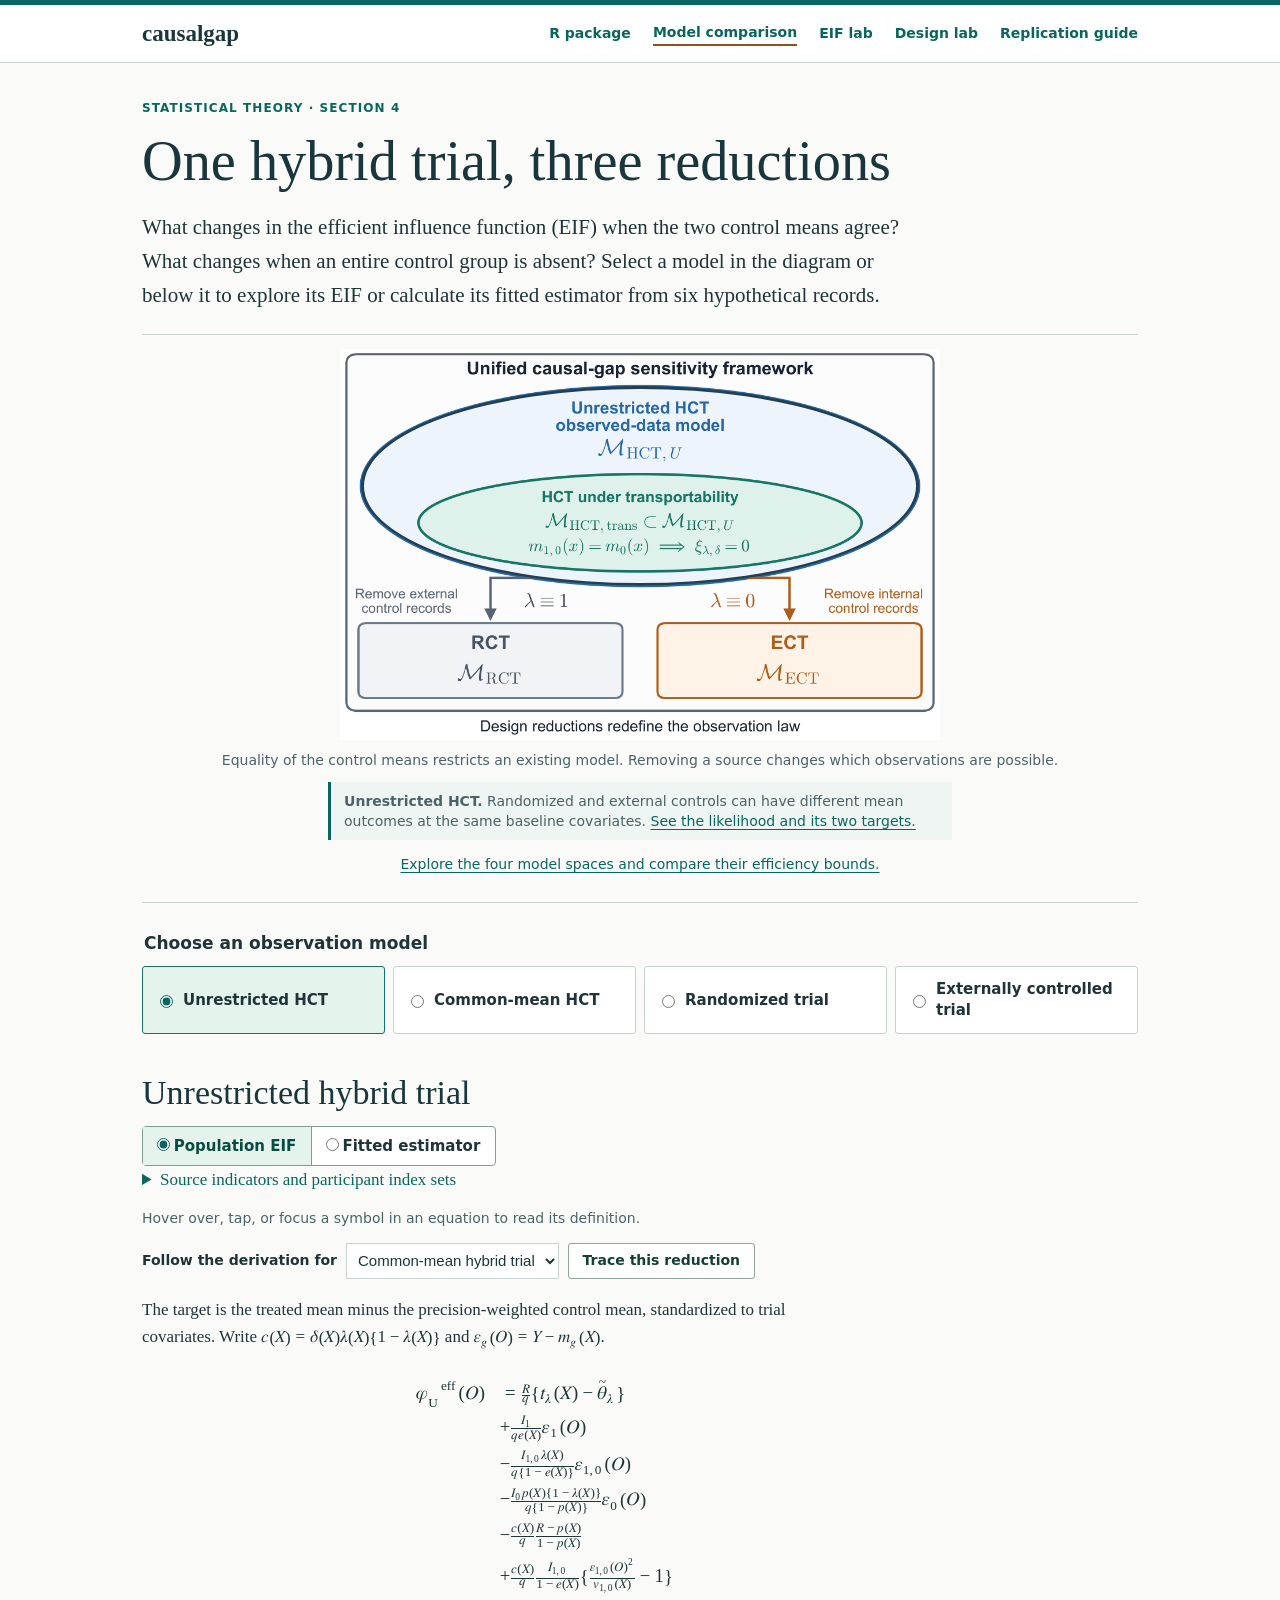
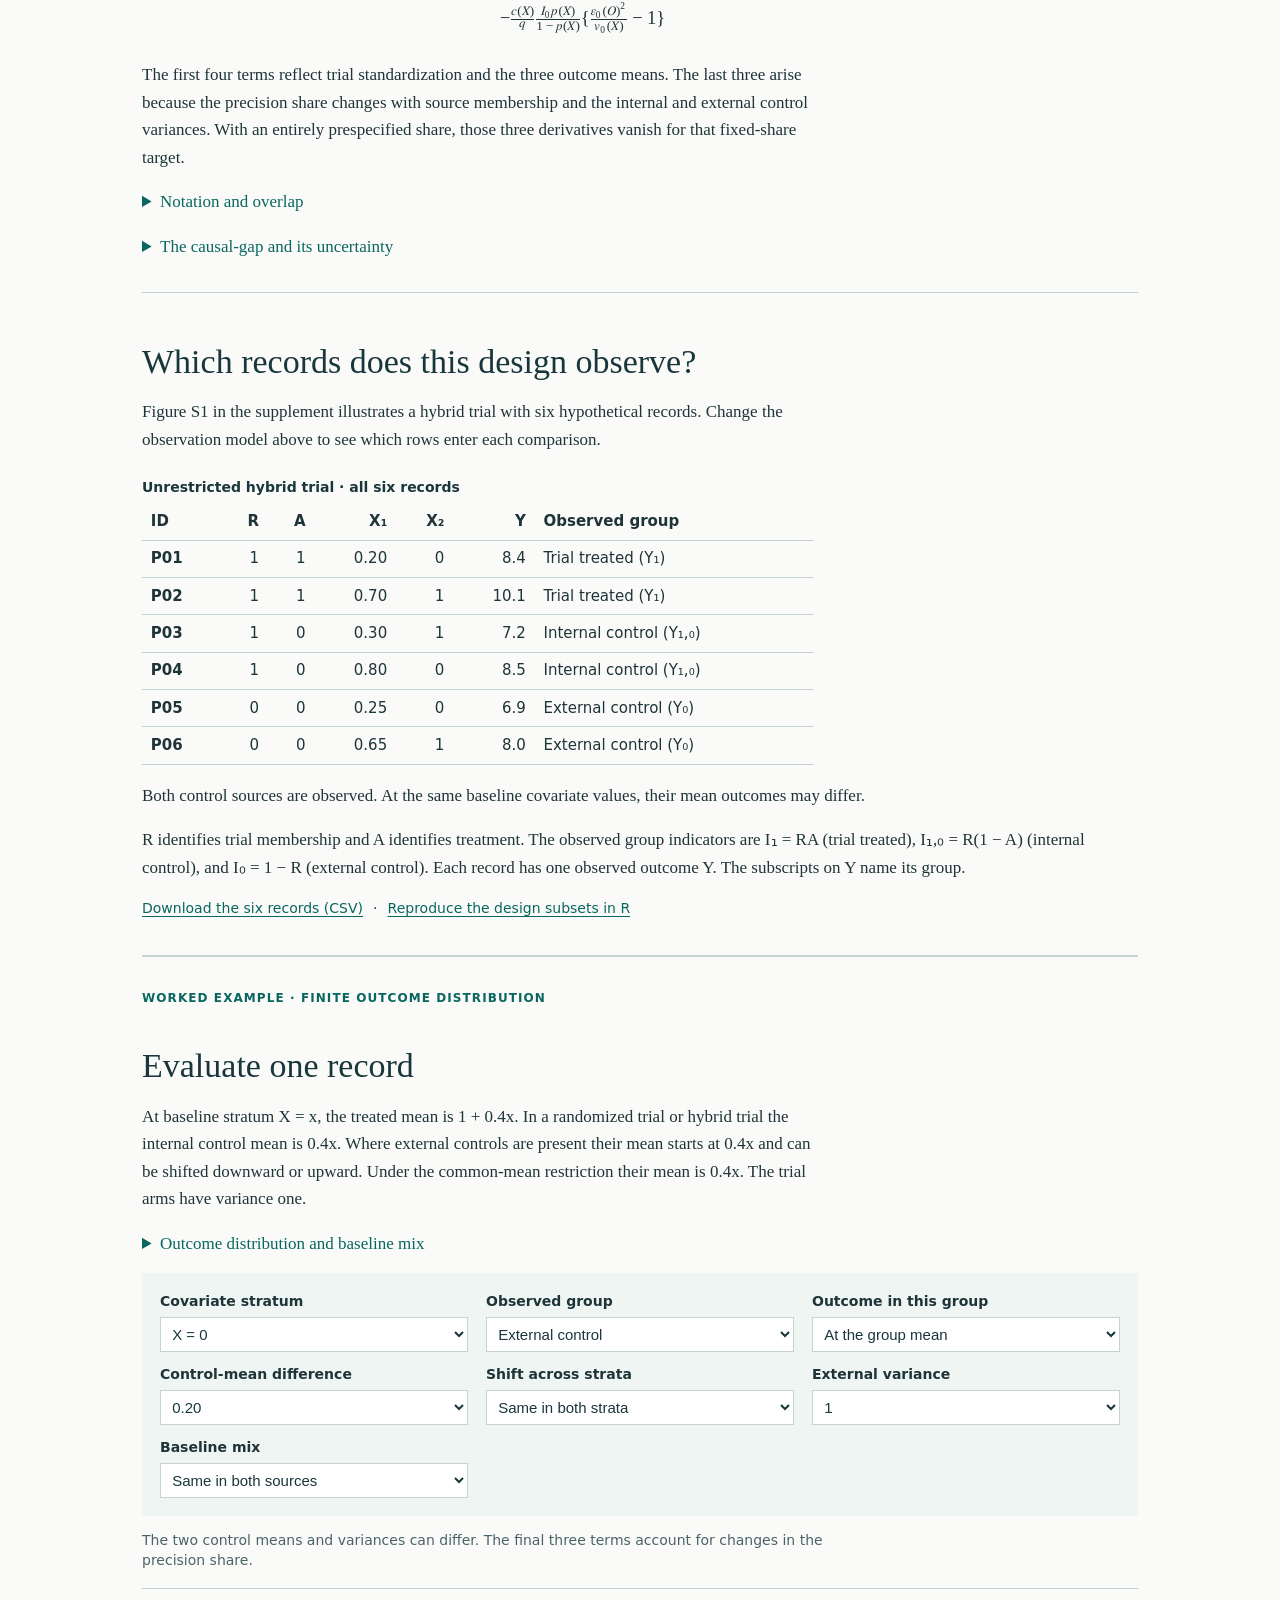
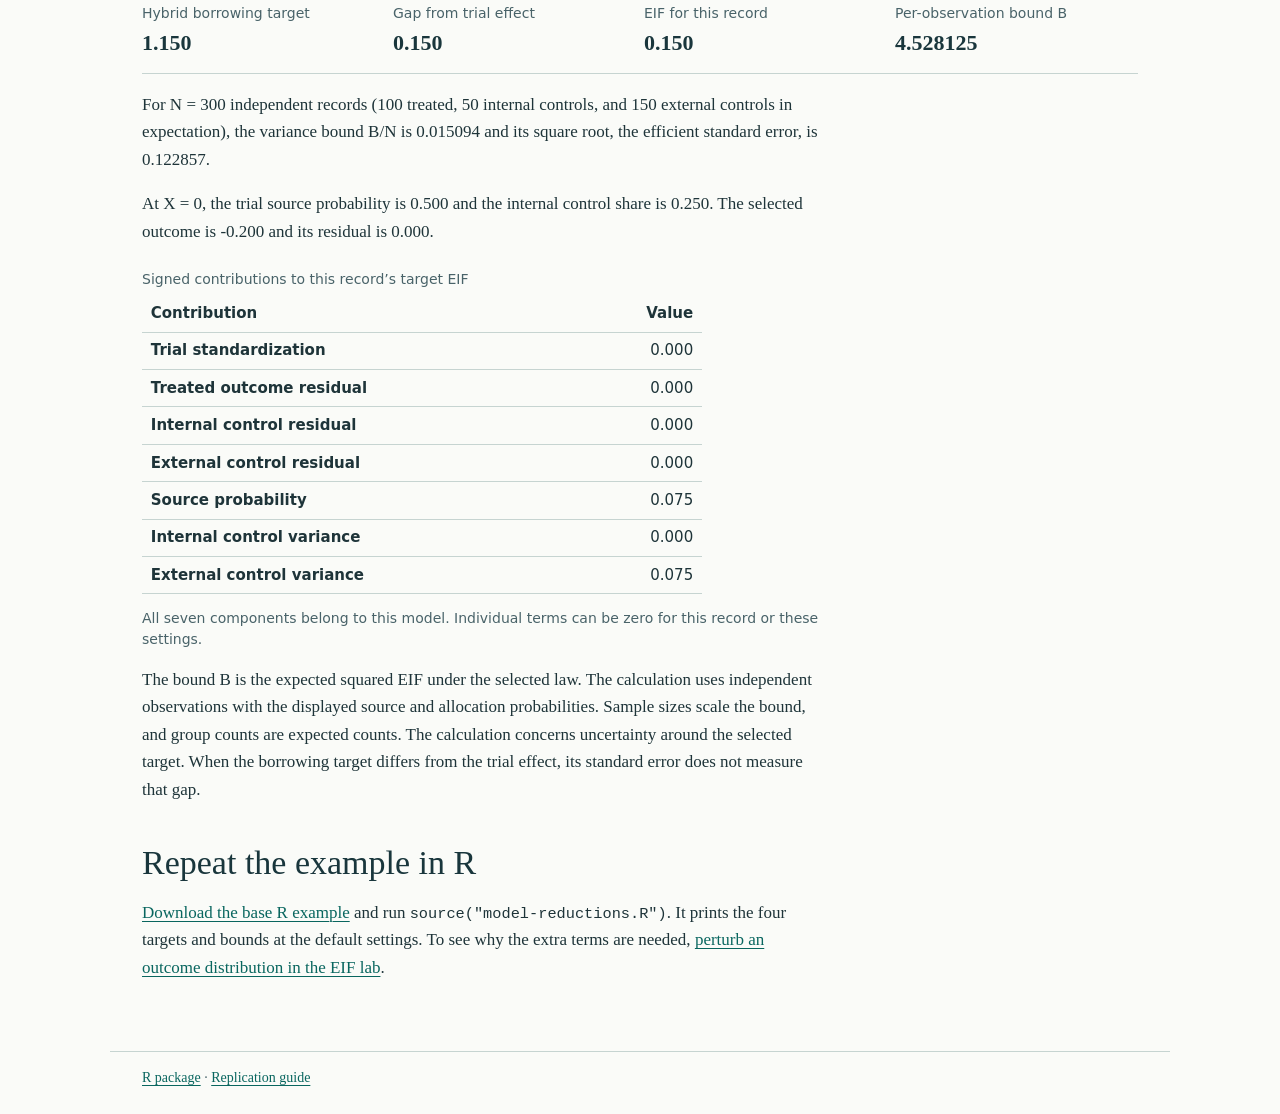
<file: docs/eif-models.html>
<!doctype html>
<html lang="en"><head><meta charset="utf-8"><meta name="viewport" content="width=device-width,initial-scale=1">
<title>Trial models, influence functions, and fitted estimators | causalgap</title><meta name="description" content="Explore four trial models, their efficient influence functions, and how each fitted estimator combines participant outcomes.">
<link rel="icon" href="assets/mark.svg"><link rel="stylesheet" href="assets/guide.css"><link rel="stylesheet" href="eif-models.css"><link rel="stylesheet" href="eif-record-table.css"><link rel="stylesheet" href="eif-notation.css">
<script src="eif-model-calculator.js" defer></script>
<script src="eif-model-formulas.js" defer></script>
<script src="eif-estimator-formulas.js" defer></script>
<script src="eif-reduction-steps.js" defer></script>
<script src="eif-notation.js" defer></script>
<script src="eif-record-table.js" defer></script>
<script src="eif-estimator-example.js" defer></script>
<script src="eif-estimators.js" defer></script>
<script src="eif-models.js" defer></script></head>
<body><a class="skip" href="#main">Skip to models</a><header><nav aria-label="Project"><a class="home" href="index.html">causalgap</a><a href="r-package.html">R package</a><a aria-current="page" href="eif-models.html">Model comparison</a><a href="eif-lab.html">EIF lab</a><a href="design-lab.html">Design lab</a><a href="index.html">Replication guide</a></nav></header>
<main id="main"><div class="intro"><p class="kicker">Statistical theory · Section 4</p><h1>One hybrid trial, three reductions</h1><p class="lead">What changes in the efficient influence function (EIF) when the two control means agree? What changes when an entire control group is absent? Select a model in the diagram or below it to explore its EIF or calculate its fitted estimator from six hypothetical records.</p></div>
<figure class="map">
  <div class="model-map">
    <img src="assets/trial-models.png" width="1040" height="679" alt="The common-mean hybrid model is nested in the unrestricted hybrid model. Removing external controls gives an RCT. Removing internal controls gives an ECT under its own observation law.">
    <div id="map-regions" role="group" aria-label="Select a trial model in the diagram" hidden>
      <button type="button" data-model="unrestricted" aria-label="Unrestricted HCT" aria-describedby="map-unrestricted" aria-pressed="true"></button>
      <button type="button" data-model="transportable" aria-label="Common-mean HCT" aria-describedby="map-transportable" aria-pressed="false"></button>
      <button type="button" data-model="rct" aria-label="Randomized controlled trial" aria-describedby="map-rct" aria-pressed="false"></button>
      <button type="button" data-model="ect" aria-label="Externally controlled trial" aria-describedby="map-ect" aria-pressed="false"></button>
    </div>
  </div>
  <figcaption>
    Equality of the control means restricts an existing model. Removing a source changes which observations are possible.
    <div id="map-descriptions" hidden>
      <p id="map-unrestricted"><strong>Unrestricted HCT.</strong> Randomized and external controls can have different mean outcomes at the same baseline covariates. <a href="efficiency-bounds.html#law-unrestricted">See the likelihood and its two targets.</a></p>
      <p id="map-transportable" hidden><strong>Common-mean HCT.</strong> Both control groups contribute to a shared conditional mean. Their conditional variances can differ. <a href="efficiency-bounds.html#law-common">See the model restriction.</a></p>
      <p id="map-rct" hidden><strong>Randomized controlled trial.</strong> Only the randomized treated and control arms enter the treatment contrast. <a href="efficiency-bounds.html#law-rct">See the trial-only likelihood.</a></p>
      <p id="map-ect" hidden><strong>Externally controlled trial.</strong> The treated trial arm is compared with external controls after standardizing their outcomes to the trial covariate distribution. <a href="efficiency-bounds.html#law-ect">See the retained observation law and target.</a></p>
    </div>
    <p><a href="efficiency-bounds.html">Explore the four model spaces and compare their efficiency bounds.</a></p>
  </figcaption>
</figure>
<fieldset id="models"><legend>Choose an observation model</legend><div class="choices">
<label><input type="radio" name="model" value="unrestricted" checked><span>Unrestricted HCT</span></label><label><input type="radio" name="model" value="transportable"><span>Common-mean HCT</span></label><label><input type="radio" name="model" value="rct"><span>Randomized trial</span></label><label><input type="radio" name="model" value="ect"><span>Externally controlled trial</span></label></div></fieldset>
<h2 id="model-name">Unrestricted hybrid trial</h2>
<fieldset class="equation-choice" id="estimators">
  <legend class="visually-hidden">Equation to explore</legend>
  <label><input type="radio" name="equation-view" value="eif" checked>Population EIF</label>
  <label><input type="radio" name="equation-view" value="estimator">Fitted estimator</label>
</fieldset>
<details class="sample-index-sets"><summary>Source indicators and participant index sets</summary>
<p>The source indicator is <i>R</i><sub>i</sub> = 1 for a trial participant and 0 for an external control. It denotes trial membership in both randomized trials and single-arm ECTs.</p>
<div class="formula-block" role="region" tabindex="0" aria-label="Participant index sets">
<math xmlns="http://www.w3.org/1998/Math/MathML" display="block"><mtable columnalign="right left" columnspacing=".18em" rowspacing=".35em">
<mtr><mtd><mi mathvariant="normal">ℛ</mi></mtd><mtd><mo>=</mo><mo>{</mo><mi>i</mi><mo>:</mo><msub><mi>R</mi><mi>i</mi></msub><mo>=</mo><mn>1</mn><mo>}</mo></mtd></mtr>
<mtr><mtd><mi mathvariant="normal">ℰ</mi></mtd><mtd><mo>=</mo><mo>{</mo><mi>i</mi><mo>:</mo><msub><mi>R</mi><mi>i</mi></msub><mo>=</mo><mn>0</mn><mo>}</mo></mtd></mtr>
<mtr><mtd><mi>N</mi></mtd><mtd><mo>=</mo><mo>|</mo><mi mathvariant="normal">ℛ</mi><mo>∪</mo><mi mathvariant="normal">ℰ</mi><mo>|</mo></mtd></mtr>
</mtable></math></div>
<p>The sets refer to the records included in the current analysis. In an HCT, |ℛ| = <i>n</i><sub>RCT</sub> counts both randomized arms. In an ECT, |ℛ| = <i>n</i><sub>1</sub> counts the treated trial group, and the total is <i>n</i><sub>ECT</sub>. The set ℛ and the binary variable <i>R</i><sub>i</sub> are distinct objects.</p>
</details>
<p class="notation-help">Hover over, tap, or focus a symbol in an equation to read its definition.</p>
<div class="trace-toolbar" hidden id="trace-toolbar">
  <label for="reduction-path">Follow the derivation for</label>
  <select id="reduction-path"><option value="transportable">Common-mean hybrid trial</option><option value="rct">Randomized trial</option><option value="ect">Externally controlled trial</option></select>
  <button id="trace-toggle" type="button" aria-expanded="false" aria-controls="reduction-player">Trace this reduction</button>
</div>
<section id="reduction-player" aria-label="EIF derivation" hidden>
  <div class="frame-header"><p id="reduction-count"></p><h3 id="reduction-title"></h3></div>
  <p id="reduction-explanation"></p>
  <div id="reduction-equation"></div>
  <p id="reduction-key" class="reduction-key"><span class="term-emphasis-key">Terms used in this step</span> <span class="term-zero-key" hidden>Terms that vanish</span></p>
  <div class="trace-controls" role="group" aria-label="Derivation playback">
    <button type="button" id="reduction-prev">Previous</button>
    <button type="button" id="reduction-play">Play</button>
    <button type="button" id="reduction-next">Next</button>
  </div>
  <span id="reduction-announcement" role="status" class="visually-hidden"></span>
</section>
<section id="formula" aria-label="Selected model equation"><noscript><p>Enable scripting to compare the four formulas, or download the <a href="examples/model-reductions.R">R example</a> and consult the <a href="https://github.com/yain22/Unified_Semiparametric_HCT/blob/main/assets/tables/eif-components.tex">seven-term equation source</a>.</p></noscript></section>
<section id="fitted-estimator" aria-labelledby="estimator-heading" hidden>
  <h3 id="estimator-heading"></h3>
  <div id="estimator-formula"></div>
  <section class="estimator-example" aria-labelledby="estimator-example-heading">
    <h3 id="estimator-example-heading">Calculate the estimate from the records</h3>
    <p>These six hypothetical records come from Figure S1. The table shows the records used by the selected design. Choose a participant to inspect the terms in that row.</p>
    <fieldset id="adjustment-control" hidden>
      <legend>Calculate participant contributions for</legend>
      <div class="choices trial-choices">
        <label><input type="radio" name="trial-adjustment" value="anova" checked>ANOVA (unadjusted)</label>
        <label><input type="radio" name="trial-adjustment" value="ancova">ANCOVA (adjusted for X₁)</label>
      </div>
    </fieldset>
    <label class="estimator-choice" id="external-outcomes-control">External control outcomes
      <select id="external-outcomes"><option value="0">As recorded in the example</option><option value="1">Add 1 outcome unit to each external control</option></select>
    </label>
    <p id="estimator-fit-note"></p>
    <div id="trial-weight-formula"></div>
    <div class="estimator-total"><span id="estimator-result-label">Estimated treatment contrast</span><output id="estimator-result" aria-labelledby="estimator-result-label" aria-live="polite"></output><span id="estimator-arithmetic"></span></div>
    <div class="estimator-rows"><table><caption id="estimator-rows-caption">Participant contributions to the sum</caption>
      <thead><tr><th scope="col">Participant</th><th scope="col">Group</th><th scope="col">X₁</th><th scope="col">Outcome</th><th scope="col" id="trial-weight-heading" hidden>OLS weight</th><th scope="col">Contribution</th></tr></thead>
      <tbody id="estimator-rows"></tbody></table></div>
    <details open class="estimator-parts"><summary id="estimator-parts-caption"></summary><dl id="estimator-parts"></dl></details>
    <p class="example-links"><a href="examples/fitted-estimators.R" download>Reproduce the four estimators in R</a></p>
  </section>
</section>
<section id="population-records" class="example-records" aria-labelledby="record-heading">
  <h2 id="record-heading">Which records does this design observe?</h2>
  <p>Figure S1 in the supplement illustrates a hybrid trial with six hypothetical records. Change the observation model above to see which rows enter each comparison.</p>
  <div id="record-table"></div>
  <p class="example-links"><a href="examples/observed-records.csv" download>Download the six records (CSV)</a> <span aria-hidden="true">·</span> <a href="examples/observed-records.R" download>Reproduce the design subsets in R</a></p>
</section>
<section class="experiment" id="population-example"><p class="kicker">Worked example · finite outcome distribution</p><h2>Evaluate one record</h2>
<p>At baseline stratum X = x, the treated mean is 1 + 0.4x. In a randomized trial or hybrid trial the internal control mean is 0.4x. Where external controls are present their mean starts at 0.4x and can be shifted downward or upward. Under the common-mean restriction their mean is 0.4x. The trial arms have variance one.</p>
<details class="law-details"><summary>Outcome distribution and baseline mix</summary><p>Within each observed group and stratum, Y = m + √v Z, where m and v are its conditional mean and variance. Z takes the values −√3, 0, and √3 with probabilities 1/6, 2/3, and 1/6. These give mean zero, variance one, third moment zero, and fourth moment three, matching a standard Gaussian through its fourth moment. The example enumerates these three outcomes exactly. The variance-correction terms involve squared residuals, so their covariances and variances can change under other third and fourth moments.</p><p>With the same baseline mix, half of each source has X = 1. With a different mix, two thirds of the trial and one third of the external cohort have X = 1. In the RCT the trial mix alone is used.</p></details>
<div class="controls"><label>Covariate stratum <select id="x"><option value="0">X = 0</option><option value="1">X = 1</option></select></label><label>Observed group <select id="group"><option value="treated">Trial treated</option><option value="internal">Internal control</option><option value="external" selected>External control</option></select></label><label>Outcome in this group <select id="z"><option value="-1">Low</option><option value="0" selected>At the group mean</option><option value="1">High</option></select></label>
<label><span id="delta-label">Control-mean difference</span><select id="delta"><option value="-.2">−0.20</option><option value="0">0.00</option><option value=".2" selected>0.20</option><option value=".5">0.50</option></select></label><label>Shift across strata <select id="pattern"><option value="constant">Same in both strata</option><option value="concentrated">Zero at X = 0, doubled at X = 1</option></select></label><label>External variance <select id="v0"><option value=".5">0.5</option><option value="1" selected>1</option><option value="2">2</option></select></label><label>Baseline mix <select id="overlap"><option value="balanced">Same in both sources</option><option value="uneven">Different by source</option></select></label></div>
<p id="law-note" class="note"></p>
<div class="results" aria-live="polite"><div><span id="target-label">Statistical target</span><strong id="target"></strong></div><div>Gap from trial effect<strong id="gap"></strong></div><div>EIF for this record<strong id="score"></strong></div><div>Per-observation bound B<strong id="bound"></strong></div></div>
<p id="plan-detail"></p><p id="record-detail"></p><table><caption>Signed contributions to this record’s target EIF</caption><thead><tr><th scope="col">Contribution</th><th scope="col">Value</th></tr></thead><tbody id="terms"></tbody></table>
<p id="zero-note" class="note"></p><p>The bound B is the expected squared EIF under the selected law. The calculation uses independent observations with the displayed source and allocation probabilities. Sample sizes scale the bound, and group counts are expected counts. The calculation concerns uncertainty around the selected target. When the borrowing target differs from the trial effect, its standard error does not measure that gap.</p></section>
<section id="population-r"><h2>Repeat the example in R</h2><p><a href="examples/model-reductions.R" download>Download the base R example</a> and run <code>source("model-reductions.R")</code>. It prints the four targets and bounds at the default settings. To see why the extra terms are needed, <a href="eif-lab.html#derivative">perturb an outcome distribution in the EIF lab</a>.</p></section></main>
<footer><a href="r-package.html">R package</a> · <a href="index.html">Replication guide</a></footer></body></html>
</file>
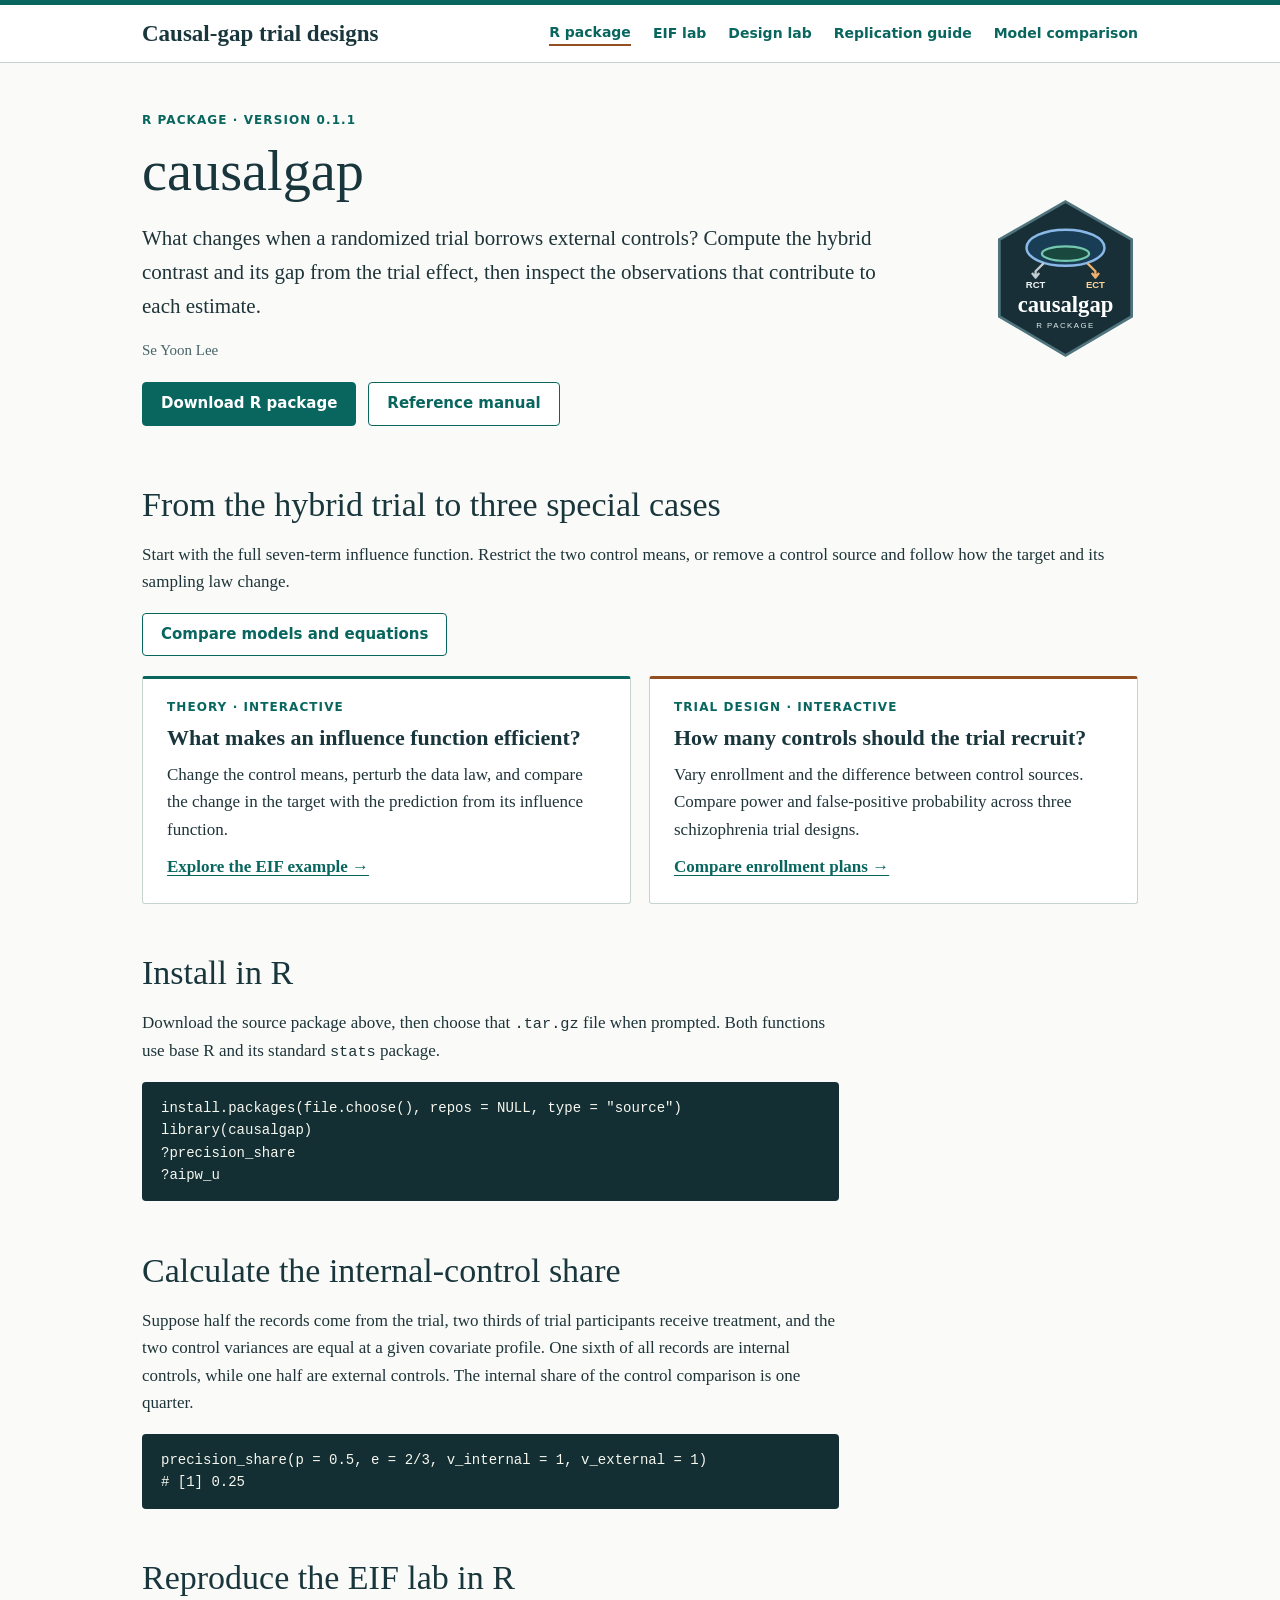
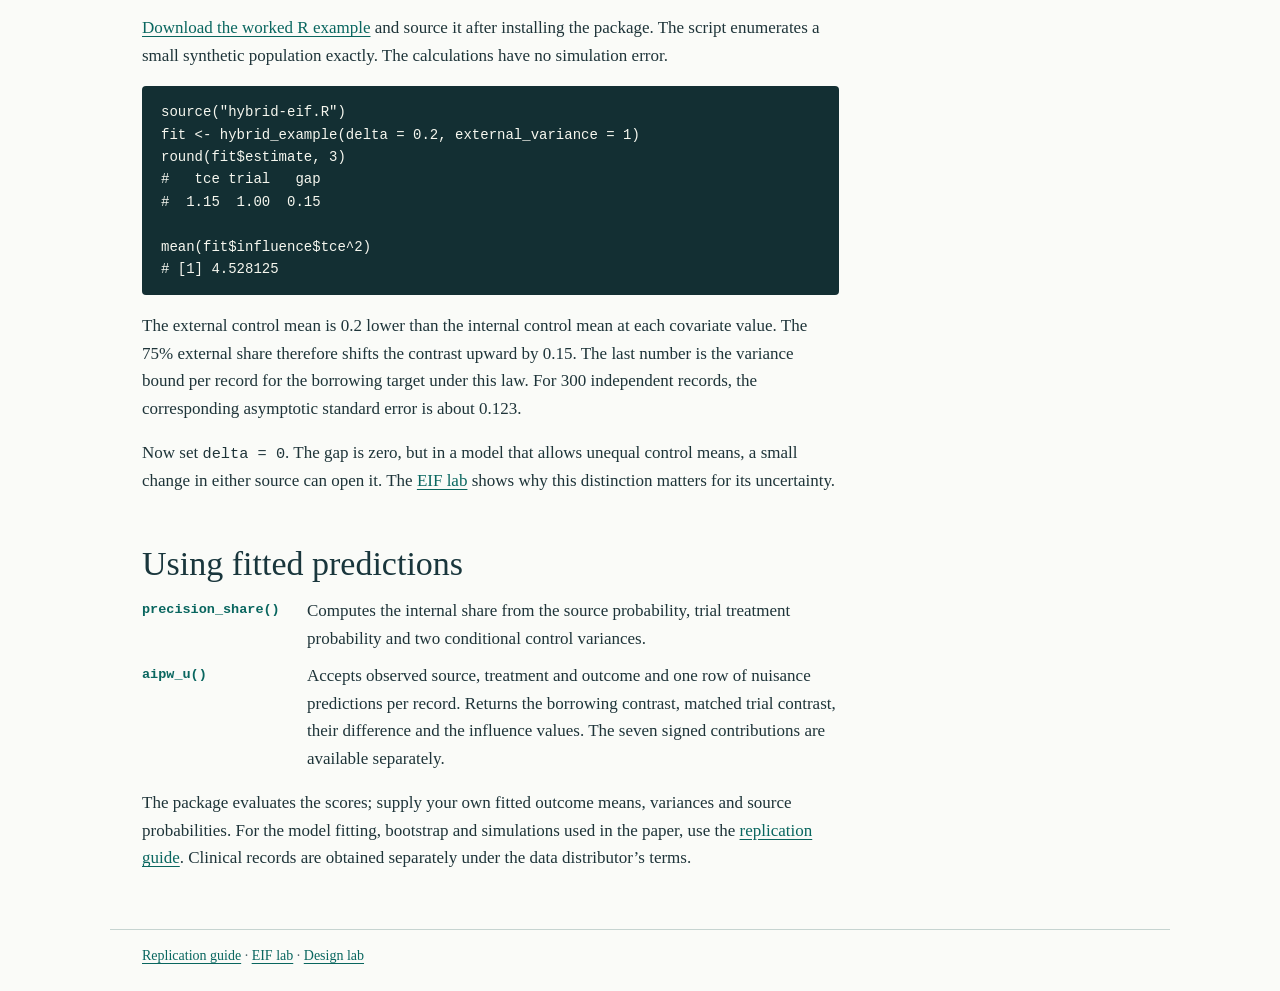
<file: docs/r-package.html>
<!doctype html>
<html lang="en"><head><meta charset="utf-8"><meta name="viewport" content="width=device-width, initial-scale=1">
<title>causalgap | R package for hybrid trials</title>
<meta name="description" content="Compute a hybrid trial’s borrowing target, trial effect and causal gap in R. Reproduce a finite example and explore two interactive lessons.">
<link rel="icon" href="assets/mark.svg" type="image/svg+xml"><link rel="stylesheet" href="assets/guide.css"></head>
<body><header><nav aria-label="Main navigation"><a class="home" href="index.html">Causal-gap trial designs</a><a href="r-package.html" aria-current="page">R package</a><a href="eif-lab.html">EIF lab</a><a href="design-lab.html">Design lab</a><a href="index.html">Replication guide</a><a href="eif-models.html">Model comparison</a></nav></header>
<main><section class="hero"><div><div class="kicker">R package · Version 0.1.1</div><h1>causalgap</h1><p class="lead">What changes when a randomized trial borrows external controls? Compute the hybrid contrast and its gap from the trial effect, then inspect the observations that contribute to each estimate.</p><p class="by">Se Yoon Lee</p><div class="actions"><a class="button primary" href="downloads/causalgap_0.1.1.tar.gz" download>Download R package</a><a class="button" href="downloads/causalgap-reference.pdf">Reference manual</a></div></div><img src="assets/mark.svg" alt="causalgap R package mark"></section>
<section aria-label="Model comparison"><h2>From the hybrid trial to three special cases</h2><p>Start with the full seven-term influence function. Restrict the two control means, or remove a control source and follow how the target and its sampling law change.</p><p><a class="button" href="eif-models.html">Compare models and equations</a></p></section><section aria-label="Interactive lessons"><div class="grid"><article class="card"><div class="kind">Theory · Interactive</div><h3>What makes an influence function efficient?</h3><p>Change the control means, perturb the data law, and compare the change in the target with the prediction from its influence function.</p><a href="eif-lab.html">Explore the EIF example →</a></article><article class="card"><div class="kind">Trial design · Interactive</div><h3>How many controls should the trial recruit?</h3><p>Vary enrollment and the difference between control sources. Compare power and false-positive probability across three schizophrenia trial designs.</p><a href="design-lab.html">Compare enrollment plans →</a></article></div></section>
<div class="bodycopy"><h2 id="install">Install in R</h2><p>Download the source package above, then choose that <code>.tar.gz</code> file when prompted. Both functions use base R and its standard <code>stats</code> package.</p>
<pre><code>install.packages(file.choose(), repos = NULL, type = "source")
library(causalgap)
?precision_share
?aipw_u</code></pre>
<h2 id="first-example">Calculate the internal-control share</h2>
<p>Suppose half the records come from the trial, two thirds of trial participants receive treatment, and the two control variances are equal at a given covariate profile. One sixth of all records are internal controls, while one half are external controls. The internal share of the control comparison is one quarter.</p>
<pre><code>precision_share(p = 0.5, e = 2/3, v_internal = 1, v_external = 1)
# [1] 0.25</code></pre>
<h2 id="reproduce">Reproduce the EIF lab in R</h2><p><a href="examples/hybrid-eif.R" download>Download the worked R example</a> and source it after installing the package. The script enumerates a small synthetic population exactly. The calculations have no simulation error.</p>
<pre><code>source("hybrid-eif.R")
fit &lt;- hybrid_example(delta = 0.2, external_variance = 1)
round(fit$estimate, 3)
#   tce trial   gap
#  1.15  1.00  0.15

mean(fit$influence$tce^2)
# [1] 4.528125</code></pre>
<p>The external control mean is 0.2 lower than the internal control mean at each covariate value. The 75% external share therefore shifts the contrast upward by 0.15. The last number is the variance bound per record for the borrowing target under this law. For 300 independent records, the corresponding asymptotic standard error is about 0.123.</p>
<p>Now set <code>delta = 0</code>. The gap is zero, but in a model that allows unequal control means, a small change in either source can open it. The <a href="eif-lab.html">EIF lab</a> shows why this distinction matters for its uncertainty.</p>
<h2>Using fitted predictions</h2>
<dl><dt><code>precision_share()</code></dt><dd>Computes the internal share from the source probability, trial treatment probability and two conditional control variances.</dd><dt><code>aipw_u()</code></dt><dd>Accepts observed source, treatment and outcome and one row of nuisance predictions per record. Returns the borrowing contrast, matched trial contrast, their difference and the influence values. The seven signed contributions are available separately.</dd></dl>
<p>The package evaluates the scores; supply your own fitted outcome means, variances and source probabilities. For the model fitting, bootstrap and simulations used in the paper, use the <a href="index.html">replication guide</a>. Clinical records are obtained separately under the data distributor’s terms.</p></div></main><footer><a href="index.html">Replication guide</a> · <a href="eif-lab.html">EIF lab</a> · <a href="design-lab.html">Design lab</a></footer></body></html>
</file>
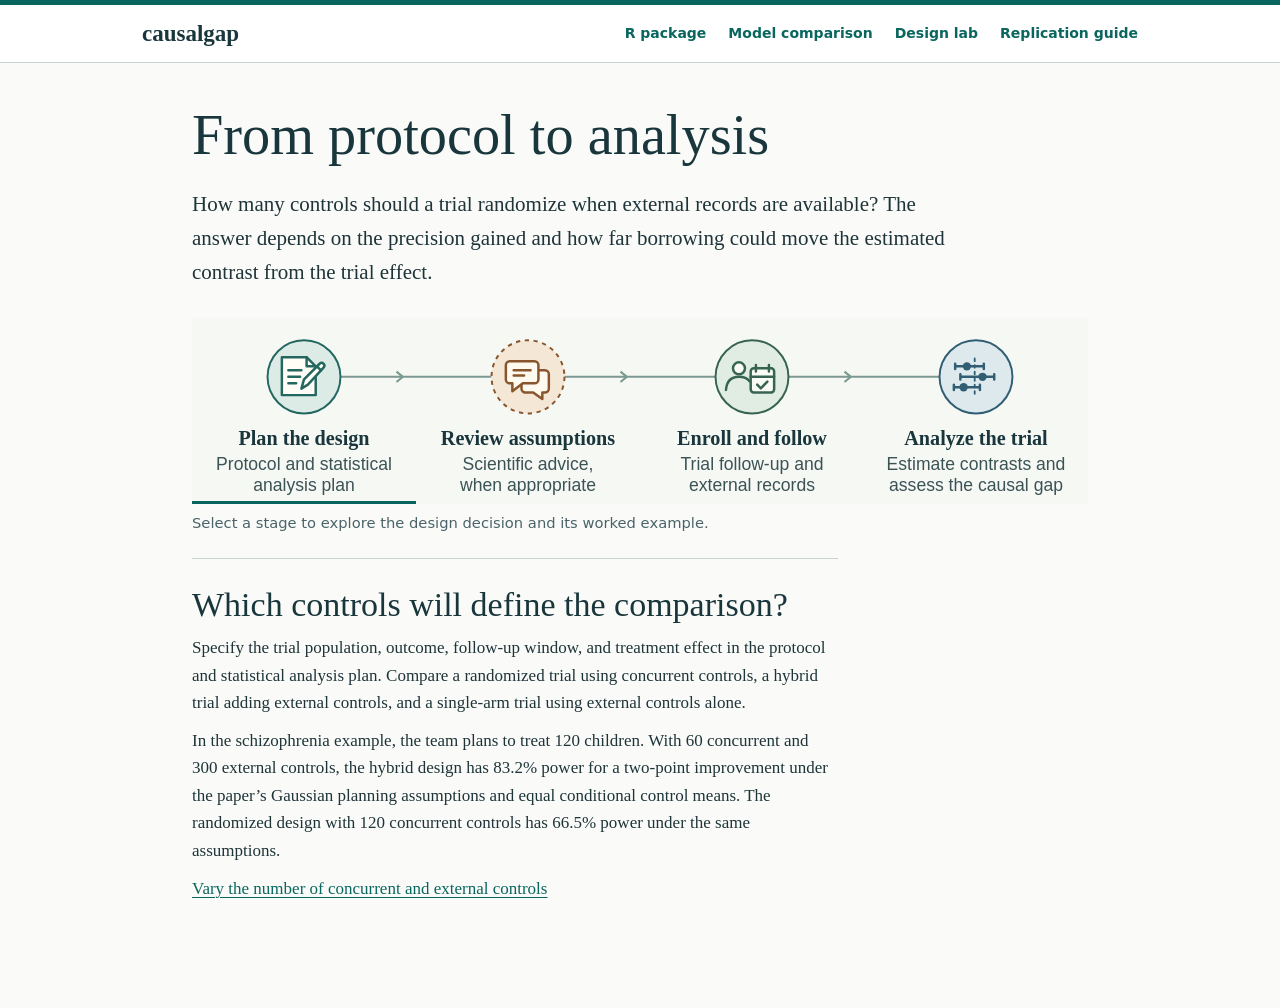
<file: docs/trial-workflow.html>
<!doctype html>
<html lang="en">
<head>
<meta charset="utf-8">
<meta name="viewport" content="width=device-width,initial-scale=1">
<title>From protocol to analysis | causalgap</title>
<link rel="icon" href="assets/mark.svg">
<link rel="stylesheet" href="assets/guide.css">
<style>
  .workflow { max-width: 60rem; margin: 2.5rem auto; }
  .workflow h1 { margin-bottom: .35em; }
  .workflow figure { margin: 1.8rem 0 1.5rem; }
  .workflow-stages { display: grid; grid-template-columns: repeat(4,minmax(0,1fr)); padding: 0; margin: 0; list-style: none; }
  .workflow-stages a { display: block; background: #f6f8f4; border-bottom: 3px solid transparent; }
  .workflow-stages img { display: block; width: 100%; height: auto; }
  .workflow-stages a:hover, .workflow-stages a:focus-visible { border-color: #955a2d; }
  .workflow-stages a[aria-current="step"] { border-color: var(--sea); }
  .workflow figcaption { margin: .55rem 0; color: var(--muted); font: .92rem/1.45 system-ui,sans-serif; }
  .workflow section { border-top: 1px solid var(--rule); padding: .25rem 0 1rem; max-width: 76ch; }
  .workflow h2 { margin: .65em 0 .3em; }
  .workflow section p { margin: .6em 0; }
  @media (max-width: 650px) { .workflow-stages { grid-template-columns: repeat(2,minmax(0,1fr)); row-gap: .5rem; } }
</style>
</head>
<body>
<header><nav aria-label="Project"><a class="home" href="index.html">causalgap</a><a href="r-package.html">R package</a><a href="eif-models.html">Model comparison</a><a href="design-lab.html">Design lab</a><a href="index.html">Replication guide</a></nav></header>
<main class="workflow"><h1>From protocol to analysis</h1>
<p class="lead">How many controls should a trial randomize when external records are available? The answer depends on the precision gained and how far borrowing could move the estimated contrast from the trial effect.</p>
<figure aria-label="Trial planning and analysis">
<ol class="workflow-stages">
<li><a href="#plan"><img src="assets/workflow-plan.svg" alt="Plan the design" width="172" height="140"></a></li>
<li><a href="#review"><img src="assets/workflow-review.svg" alt="Review assumptions" width="172" height="140"></a></li>
<li><a href="#enroll"><img src="assets/workflow-enroll.svg" alt="Enroll and follow" width="172" height="140"></a></li>
<li><a href="#analyze"><img src="assets/workflow-analyze.svg" alt="Analyze the trial" width="172" height="140"></a></li>
</ol>
<figcaption>Select a stage to explore the design decision and its worked example.</figcaption>
</figure>
<section id="plan"><h2>Which controls will define the comparison?</h2>
<p>Specify the trial population, outcome, follow-up window, and treatment effect in the protocol and statistical analysis plan. Compare a randomized trial using concurrent controls, a hybrid trial adding external controls, and a single-arm trial using external controls alone.</p>
<p>In the schizophrenia example, the team plans to treat 120 children. With 60 concurrent and 300 external controls, the hybrid design has 83.2% power for a two-point improvement under the paper’s Gaussian planning assumptions and equal conditional control means. The randomized design with 120 concurrent controls has 66.5% power under the same assumptions.</p>
<p><a href="design-lab.html#settings-heading">Vary the number of concurrent and external controls</a></p></section>
<section id="review"><h2>How much disagreement could the design tolerate?</h2>
<p>Ask whether patients with the same baseline characteristics would have comparable expected outcomes under control in both sources. Use clinical knowledge to specify plausible discrepancies and, where appropriate, discuss the assumptions with regulatory or health technology assessment advisers before enrollment.</p>
<p>Consider the same hybrid design. If the expected improvement under control is half a point greater internally than externally at every baseline profile, the borrowed contrast favors treatment by an extra 0.42 points. With no true treatment effect, the probability of declaring a benefit rises from 2.5% to 8.8% under the planning model.</p>
<p><a href="design-lab.html#case-drift">Try the half-point discrepancy in the design lab</a></p></section>
<section id="enroll"><h2>Which observations enter the analysis?</h2>
<p>Apply the eligibility rules in each source and measure the endpoint over comparable follow-up windows. Keep trial-treated participants, randomized controls, and external controls identifiable. Where an external eligibility rule excludes a trial profile, a hybrid design can use its randomized controls at that profile.</p>
<p>In the six-month continuous glucose monitoring application, the hybrid analysis retained 229 trial-treated participants, 213 randomized controls, and 273 registry controls. Two trial participants fell outside registry eligibility and received an internal-control share of one.</p>
<p><a href="eif-models.html#record-table">See which rows each design observes in a six-record example</a></p></section>
<section id="analyze"><h2>What effect does the estimated contrast describe?</h2>
<p>Fit the prespecified estimator and report its uncertainty. When both randomized arms are present, compare the borrowing estimate with a trial-only estimate for the same target population. In a single-arm trial, interpreting the external comparison as the trial treatment effect also requires an assumption about the trial participants’ unobserved outcomes under control.</p>
<p>In the glucose monitoring example, the unrestricted hybrid contrast was −0.278 percentage points of HbA1c. The corresponding trial-only augmented estimate was −0.228. Their paired difference of −0.050 estimates how much borrowing moved the contrast in this cohort. Negative contrasts favor glucose monitoring.</p>
<p><a href="index.html#examine-the-glucose-monitoring-analysis">Inspect the six-month estimates and their intervals</a> · <a href="eif-models.html#estimators">Explore the fitted estimators</a></p></section>
</main>
<script>
  const stages = Array.from(document.querySelectorAll(".workflow-stages a"));
  function showStage() {
    const current = stages.find(link => link.hash === location.hash) || stages[0];
    for (const link of stages) {
      const chosen = link === current;
      document.getElementById(link.hash.slice(1)).hidden = !chosen;
      if (chosen) link.setAttribute("aria-current", "step");
      else link.removeAttribute("aria-current");
    }
  }
  for (const link of stages) {
    link.addEventListener("click", event => {
      if (event.button || event.ctrlKey || event.metaKey || event.shiftKey || event.altKey) return;
      event.preventDefault();
      if (location.hash !== link.hash) history.pushState(null, "", link.hash);
      showStage();
    });
  }
  window.addEventListener("hashchange", showStage);
  showStage();
</script>
</body></html>
</file>
<file: docs/assets/guide.css>
:root{color-scheme:light;--ink:#19363c;--text:#1e3439;--muted:#496369;--rule:#c6d4d1;--sea:#09665f;--clay:#925021;--sheet:#fff;--wash:#eff5f2}
*{box-sizing:border-box}body{margin:0;background:#fafbf8;color:var(--text);font:17px/1.62 Georgia,"Times New Roman",serif}a{color:var(--sea);text-decoration-thickness:1px;text-underline-offset:.2em}a:focus-visible{outline:3px solid #c98633;outline-offset:4px}header{border-top:5px solid var(--sea);background:var(--sheet);border-bottom:1px solid var(--rule)}nav,main,footer{max-width:1060px;margin:auto;padding:0 32px}nav{display:flex;align-items:center;flex-wrap:wrap;gap:10px 22px;padding-top:16px;padding-bottom:15px;font:600 14px/1.55 system-ui,sans-serif}nav .home{font:700 23px Georgia,serif;color:var(--ink);margin-right:auto}nav a{text-decoration:none}nav a[aria-current=page]{border-bottom:2px solid var(--clay)}main{padding-bottom:40px}.hero{display:grid;grid-template-columns:1fr 145px;align-items:center;gap:32px;margin:48px 0 32px}.hero img{width:100%;height:auto}.kicker,.kind,dt{font:700 12px/1.5 system-ui,sans-serif;letter-spacing:.09em;text-transform:uppercase;color:var(--sea)}h1,h2,h3{color:var(--ink);line-height:1.15;text-wrap:balance}h1{font-weight:normal;font-size:clamp(34px,4.4vw,60px);margin:.18em 0 .3em}h2{font-size:clamp(25px,3vw,34px);font-weight:normal;margin:1.15em 0 .4em}h3{font-size:22px;margin:.4em 0}.lead{font-size:clamp(18px,1.8vw,21px);max-width:73ch;margin:0}.by{font-size:15px;color:var(--muted);margin-bottom:0}.actions{display:flex;gap:12px;align-items:center;flex-wrap:wrap;margin:20px 0}.button{display:inline-block;font:650 15px/1.3 system-ui,sans-serif;padding:11px 18px;border:1px solid var(--sea);border-radius:4px;color:var(--sea);background:white;text-decoration:none}.primary{background:var(--sea);color:white}.grid{display:grid;grid-template-columns:repeat(2,minmax(0,1fr));gap:18px;margin:20px 0}.card{background:var(--sheet);border:1px solid var(--rule);border-top:3px solid var(--sea);padding:19px 24px 22px;border-radius:3px}.card:nth-child(2){border-top-color:var(--clay)}.card p{margin:.6em 0}.card a:last-child{font-weight:bold}.box{border-left:4px solid var(--sea);padding:10px 18px;background:var(--wash)}.bodycopy{max-width:82ch}.bodycopy h2{margin-top:1.45em}pre{background:#132f33;color:#f6f7ef;border-radius:4px;overflow:auto;padding:15px 19px;font:14px/1.6 ui-monospace,Consolas,monospace}code{font-family:ui-monospace,Consolas,monospace;font-size:.9em}pre code{font-size:inherit}dl{display:grid;grid-template-columns:minmax(145px,auto) 1fr;gap:10px 20px;margin:14px 0}dd{margin:0}dt{letter-spacing:0;text-transform:none;font-size:15px}.downloads{display:flex;gap:12px 22px;flex-wrap:wrap}.badge{height:20px;vertical-align:middle}footer{border-top:1px solid var(--rule);padding-top:15px;padding-bottom:24px;font-size:14px;color:var(--muted)}@media(max-width:640px){nav,main,footer{padding-left:17px;padding-right:17px}.hero{grid-template-columns:1fr 68px;gap:9px;margin-top:26px}.hero .lead{grid-column:1/-1}.hero img{align-self:start}.grid{grid-template-columns:1fr}.card{padding:15px}.home{flex-basis:100%}dl{display:block}dd{margin:0 0 12px}.hero h1{font-size:34px}}
</file>
<file: docs/assets/efficiency-bounds.css>
.bound-skip { position: absolute; top: -6rem; padding: .5rem; background: white; }
.bound-skip:focus { top: 0; }
.bound-intro { margin: 2.3rem 0 1.5rem; }
.bound-intro h1 { max-width: 23ch; }
.bound-jumps { display: flex; gap: .4rem 1.4rem; flex-wrap: wrap; margin-top: 1rem; font: 600 .86rem/1.6 system-ui, sans-serif; }
.bound-section { border-top: 1px solid var(--rule); margin-top: 2rem; padding-top: .2rem; }
.bound-section > p { max-width: 82ch; }
.bound-projection { display: grid; grid-template-columns: minmax(240px, .95fr) minmax(250px, 1fr); align-items: center; gap: 1.4rem; margin: 1.2rem 0; }
.bound-projection img { width: 100%; height: auto; display: block; }
.bound-projection figcaption { font: .94rem/1.5 system-ui, sans-serif; }
.bound-projection figcaption p { margin: .5em 0; }
.bound-section math { max-width: 100%; margin: .95rem 0; }
.bound-source { color: var(--muted); font: .87rem/1.55 system-ui, sans-serif; }
.bound-inputs { border: 1px solid var(--rule); border-radius: 5px; padding: .55rem 1rem 1rem; margin: .6rem 0 1.1rem; min-width: 0; background: #f2f6f3; }
.bound-inputs legend { font: 650 1rem/1.5 system-ui, sans-serif; padding: 0 .45rem; }
.bound-inputs label { font: 600 .88rem/1.4 system-ui, sans-serif; }
.bound-inputs input, .bound-plan select {
  display: block; width: 100%; margin-top: .3rem; border: 1px solid #9db2af;
  background: #fff; color: var(--ink); border-radius: 3px; padding: .45em .55em; font: 1rem/1.4 system-ui, sans-serif;
}
.bound-presets { display: flex; flex-wrap: wrap; gap: .5rem; margin: .8rem 0; }
.bound-presets button { background: white; color: var(--sea); border: 1px solid #81a49b; border-radius: 4px; font: 600 .84rem/1.4 system-ui, sans-serif; padding: .52em .8em; cursor: pointer; }
.bound-presets button:hover { background: #e5f0e9; }
.bound-section :is(input, select, button, summary):focus-visible { outline: 3px solid #985a25; outline-offset: 2px; }
.bound-plan { max-width: 32rem; }
.bound-plan-note { font: .89rem/1.45 system-ui, sans-serif; color: var(--muted); margin: .55rem 0 1rem; max-width: 80ch; }
.bound-fields { display: grid; grid-template-columns: repeat(3,minmax(0,1fr)); gap: .7rem 1rem; }
.bound-fields p { grid-column: span 2; align-self: end; margin: 0; color: var(--muted); font: .88rem/1.5 system-ui, sans-serif; }
#bound-line svg { display: block; width: 100%; height: auto; }
#bound-status { font: .94rem/1.55 system-ui, sans-serif; color: var(--ink); }
#bound-results { overflow-x: auto; }
#bound-results table { border-collapse: collapse; font: .88rem/1.4 system-ui, sans-serif; width: 100%; font-variant-numeric: tabular-nums; }
#bound-results :is(th,td) { text-align: left; padding: .6em .55em; border-bottom: 1px solid var(--rule); }
#bound-results thead { background: var(--wash); }
#bound-results caption { text-align: left; font-weight: 650; margin: .65rem 0; }
.bound-calculation { margin: 1.4rem 0 .75rem; border-block: 1px solid var(--rule); padding: .64rem 0; }
.bound-calculation summary { width: fit-content; cursor: pointer; font-weight: bold; color: var(--sea); }
.bound-calculation p { max-width: 82ch; }
.bound-download { font: 600 .89rem/1.5 system-ui, sans-serif; }
@media (max-width: 680px) {
  .bound-projection { grid-template-columns: 1fr; gap: .8rem; }
  .bound-projection img { max-width: 430px; }
  .bound-fields { grid-template-columns: repeat(2,minmax(0,1fr)); }
  .bound-fields p { grid-column: 1 / -1; }
  .bound-jumps { display: grid; }
}
@media (max-width: 420px) {
  .bound-inputs { padding: .5rem .6rem .75rem; }
  .bound-fields { gap: .6rem; }
  .bound-projection figcaption math { font-size: .87rem; }
  .bound-presets { gap: .4rem; }
}
</file>
<file: docs/assets/model-spaces.css>
.ms-anatomy {
  --ms-sea: #17655e;
  --ms-ink: #183b3c;
  --ms-edge: #83a59d;
  --ms-clay: #825026;
  margin-block: 2.5rem;
}
.ms-anatomy .ms-intro { margin: .4rem 0 1.15rem; max-width: 78ch; }
.ms-anatomy .ms-hybrid,
.ms-anatomy .ms-design,
.ms-anatomy .ms-inner {
  min-width: 0;
  border: 1px solid var(--ms-edge);
  border-radius: 7px;
  padding: clamp(.9rem, 2.1vw, 1.4rem);
  background: #fff;
}
.ms-anatomy .ms-hybrid { border: 2px solid #6489aa; background: #f0f5fa; }
.ms-anatomy .ms-hybrid > .ms-region-title .ms-symbol { color: #275d8a; }
.ms-anatomy .ms-inner {
  margin: .95rem 0 0 clamp(0rem, 2.6vw, 1.8rem);
  background: #e2efea;
  border: 1px solid #729c90;
  border-left: 4px solid var(--ms-sea);
}
.ms-anatomy .ms-region-title {
  display: flex;
  align-items: baseline;
  justify-content: space-between;
  flex-wrap: wrap;
  gap: .3rem .7rem;
}
.ms-anatomy .ms-region-title h3 { margin: 0; font-size: clamp(1.18rem, 2.2vw, 1.55rem); }
.ms-anatomy .ms-symbol { color: var(--ms-sea); font: 1.02rem/1.3 Georgia, serif; white-space: nowrap; }
.ms-anatomy .ms-design .ms-symbol { color: var(--ms-clay); }
.ms-anatomy .ms-groups {
  display: flex;
  flex-wrap: wrap;
  gap: .35rem .9rem;
  padding: 0;
  margin: .55rem 0;
  list-style: none;
  color: var(--ms-ink);
  font: 650 .77rem/1.3 system-ui,sans-serif;
}
.ms-anatomy .ms-groups li { display: flex; align-items: center; gap: .33rem; margin: 0; }
.ms-anatomy .ms-groups li::before {
  content: "";
  width: .42rem;
  height: .42rem;
  border-radius: 50%;
  background: var(--ms-sea);
}
.ms-anatomy .ms-groups .trial-control::before { border-radius: 1px; background: #416d9a; }
.ms-anatomy .ms-groups .external-control::before { border-radius: 1px; transform: rotate(45deg); background: #86639c; }
.ms-anatomy .ms-hybrid p,
.ms-anatomy .ms-design p {
  margin: .55rem 0;
  max-width: 78ch;
  line-height: 1.47;
}
.ms-anatomy .ms-detail {
  margin: .55rem 0 0;
  padding: 0;
  border: 0;
  background: transparent;
}
.ms-anatomy .ms-detail summary {
  width: fit-content;
  max-width: 100%;
  color: var(--ms-sea);
  cursor: pointer;
  padding: .32rem .15rem .32rem 0;
  font: 650 .83rem/1.42 system-ui,sans-serif;
}
.ms-anatomy .ms-detail summary:hover { text-decoration: underline; text-underline-offset: .18em; }
.ms-anatomy .ms-detail summary:focus-visible { outline: 3px solid #a96322; outline-offset: 3px; }
.ms-anatomy .ms-detail[open] > summary { margin-bottom: .2rem; }
.ms-anatomy .ms-content { border-top: 1px solid #a9c1b8; padding-top: .25rem; }
.ms-anatomy .ms-content p { font-size: .95rem; }
.ms-anatomy .ms-content .ms-math {
  background: #fff;
  border-left: 2px solid #8aaba0;
  padding: .35rem .65rem;
  margin: .6rem 0;
  font: 1rem/1.6 Cambria,Georgia,serif;
  overflow-wrap: anywhere;
}
.ms-anatomy .ms-math span { display: block; }
.ms-anatomy .ms-forks { display: grid; grid-template-columns: repeat(2,minmax(0,1fr)); gap: 1rem; }
.ms-anatomy .ms-fork { min-width: 0; }
.ms-anatomy .ms-route {
  display: flex;
  align-items: center;
  justify-content: center;
  gap: .6rem;
  margin: 0;
  min-height: 2.85rem;
  color: var(--ms-clay);
  font: 650 .83rem/1.35 system-ui,sans-serif;
}
.ms-anatomy .ms-route span { font: 1.55rem/1 Georgia,serif; }
.ms-anatomy .ms-design { border: 1px solid #b2aaa0; border-top: 3px solid #a77a49; }
.ms-anatomy .ms-fork:first-child .ms-design { border-color: #8d9ea7; border-top-color: #436071; }
.ms-anatomy .ms-fork:first-child :is(.ms-route,.ms-symbol) { color: #435b6e; }
@media(max-width: 760px) {
  .ms-anatomy .ms-forks { grid-template-columns: 1fr; gap: 0; }
  .ms-anatomy .ms-route { justify-content: start; padding-left: 1rem; }
  .ms-anatomy .ms-inner { margin-left: 0; }
}
@media print {
  .ms-anatomy .ms-route { min-height: 1.6rem; }
  .ms-anatomy .ms-region-title { break-after: avoid; }
}
</file>
<file: docs/eif-lab.css>
:root{--ink:#20303a;--muted:#465c68;--accent:#115b70;--rule:#cbdadd;--pale:#f3f7f7;--ochre:#88531c;--sans:"Segoe UI",Arial,sans-serif;--serif:Georgia,"Times New Roman",serif}
*{box-sizing:border-box}html{scroll-behavior:smooth}body{margin:0;background:#fff;color:var(--ink);font:18px/1.6 var(--serif)}main{max-width:930px;padding:30px 28px 54px;margin:auto}header{border-top:5px solid var(--accent);padding:18px 0 6px}a{color:var(--accent);text-decoration:underline;text-underline-offset:3px}nav,button,label,select,output,table,summary,.measures,.legend,.variance-bars{font-family:var(--sans)}nav{display:flex;flex-wrap:wrap;gap:8px 22px;font-size:.87rem}h1,h2,h3{font-family:var(--sans);color:#192e38;line-height:1.17}h1{font-size:clamp(2.25rem,5.5vw,3.15rem);max-width:790px;letter-spacing:-.037em;margin:24px 0 12px}h2{font-size:clamp(1.65rem,3.2vw,2.15rem);letter-spacing:-.027em;margin:0}h3{font-size:1.3rem;margin:28px 0 8px}.lede{font-size:1.18rem;line-height:1.5;max-width:740px;margin:0 0 20px}.chapters{border-top:1px solid var(--rule);border-bottom:1px solid var(--rule);padding:12px 0}.skip{position:fixed;left:10px;top:-100px;background:white;padding:8px;z-index:2}.skip:focus{top:8px}
section{padding:32px 0 14px}section+section{border-top:1px solid var(--rule);margin-top:18px}p{margin:14px 0}.controls{background:var(--pale);border:1px solid var(--rule);padding:17px 20px;display:grid;grid-template-columns:repeat(2,minmax(0,1fr));gap:16px 32px;margin:20px 0}.controls label{display:block;font-size:.93rem;font-weight:650;margin-bottom:5px}.range{display:flex;align-items:center;gap:14px}.range input{width:100%;accent-color:var(--accent);min-width:0}.range output{font-variant-numeric:tabular-nums;font-size:.94rem;color:var(--accent);min-width:4ch;text-align:right}select{width:100%;max-width:100%;font-size:.95rem;background:white;color:var(--ink);padding:8px 6px;border:1px solid #78939c;border-radius:3px}
.table-wrap{overflow-x:auto}table{border-collapse:collapse;width:100%;margin:13px 0 8px;font-size:.91rem;line-height:1.4;font-variant-numeric:tabular-nums}table caption{text-align:left;color:var(--muted);font-size:.94rem;margin:2px 0 7px}td,th{text-align:right;padding:8px 10px;border-bottom:1px solid var(--rule)}thead th{background:var(--pale);font-weight:650;vertical-align:bottom}th:first-child{text-align:left}tbody th{font-weight:500}tbody tr:last-child>*{border-bottom:1px solid #708992}.measures{margin:18px 0;display:grid;grid-template-columns:repeat(3,minmax(0,1fr));border-top:2px solid var(--accent);border-bottom:1px solid var(--rule);padding:12px 0}.measures>div{padding:0 12px}.measures>div+div{border-left:1px solid var(--rule)}.measures span{display:block;font-size:.85rem;color:var(--muted);line-height:1.35}.measures strong{font-size:clamp(1.25rem,3.6vw,1.9rem);font-variant-numeric:tabular-nums;color:#173d4a;line-height:1.4}.measures.pair{grid-template-columns:repeat(2,minmax(0,1fr))}.equation{font-size:1.02rem;line-height:1.65;padding-left:12px;border-left:3px solid var(--rule)}details{margin:19px 0 5px;border:1px solid var(--rule);border-radius:3px;padding:0 14px}summary{color:var(--accent);font-size:1rem;font-weight:600;padding:10px 0;cursor:pointer}details p{font-size:.99rem}.figure{margin:20px 0 12px}svg{display:block;width:100%;height:auto;max-width:670px;margin:auto}svg text{font-family:var(--sans);font-size:13px;fill:var(--muted)}.legend{display:flex;flex-wrap:wrap;justify-content:center;gap:3px 19px;font-size:.83rem;color:var(--muted)}.line{width:28px;display:inline-block;border-top:3px solid var(--accent);vertical-align:middle;margin-right:6px}.line.tangent{border-color:var(--ochre);border-top-style:dashed}.variance-bars{display:grid;grid-template-columns:68px minmax(0,1fr);gap:4px 8px;align-items:center;max-width:500px;margin:13px 0;color:var(--muted);font-size:.85rem}.variance-bars div{height:8px;background:#edf3f3}.variance-bars i{display:block;height:100%;background:var(--accent)}.variance-bars .alternative-bar{background:var(--ochre);width:100%}button{background:white;color:var(--accent);font-weight:600;font-size:.93rem;border:1px solid var(--accent);padding:8px 12px;border-radius:3px;cursor:pointer}button:hover{background:var(--pale)}:focus-visible{outline:3px solid #b96423;outline-offset:3px}footer{margin-top:20px;border-top:1px solid var(--rule);padding-top:18px;display:flex;align-items:center;justify-content:space-between;gap:14px;flex-wrap:wrap}.notice{border-left:3px solid var(--ochre);padding:6px 12px}
@media(max-width:620px){main{padding:17px 15px 32px}body{font-size:16.5px}.controls{grid-template-columns:1fr;padding:13px 14px;gap:12px}.measures>div{padding:0 6px}td,th{padding:7px 5px}.table-wrap table{min-width:470px}.components{font-size:.85rem}.measures span{font-size:.76rem}.chapters{gap:4px 16px}section{padding-top:25px}svg text{font-size:14px}}@media(prefers-reduced-motion:reduce){html{scroll-behavior:auto}}
</file>
<file: docs/eif-models.css>
.intro{margin:36px 0 22px;max-width:860px}.intro h1{margin:.16em 0 .28em}.map{margin:18px 0 28px;padding:14px 0;border-block:1px solid var(--rule)}.map img{display:block;width:min(100%,600px);margin:auto}.map figcaption,.note,caption{color:var(--muted);font:14px/1.45 system-ui,sans-serif}.map figcaption{text-align:center;margin:10px auto 0}fieldset{padding:0;border:0;margin:1.5rem 0}legend{font:bold 17px/1.5 system-ui,sans-serif;margin-bottom:.55em}.choices,.controls,.results{display:grid;grid-template-columns:repeat(4,minmax(0,1fr));gap:8px}.choices label{cursor:pointer;display:flex;align-items:center;gap:7px;padding:12px;background:#fff;border:1px solid var(--rule);font:600 15px/1.4 system-ui,sans-serif;border-radius:3px}.choices label:has(:checked){border-color:#127665;background:#e5f3ed}.choices input{accent-color:var(--sea)}.formula-block{overflow-x:auto;margin:.55em 0;padding:.45rem 0}.formula-block math{margin-inline:0;text-align:left;font-size:1.1em}#formula{max-width:100%;min-width:0}#formula p,.experiment>p,main>section>p{max-width:80ch}#formula details{margin:1em 0}summary{cursor:pointer;color:var(--sea)}.experiment{border-top:2px solid var(--rule);margin-top:2.1em;padding-top:1.2em}.controls{grid-template-columns:repeat(3,minmax(0,1fr));background:var(--wash);padding:18px;gap:12px 18px}.controls label{font:600 14px/1.45 system-ui,sans-serif}select{display:block;margin:.35em 0 0;width:100%;max-width:100%;padding:.48em;font-size:15px;border:1px solid var(--rule);background:white;color:var(--ink)}label:has(select:disabled){color:#586966}select:disabled{background:#eff2ef}.results{border-block:1px solid var(--rule);padding:14px 0;margin-top:1em}.results div{color:var(--muted);font:14px/1.5 system-ui,sans-serif}.results strong{display:block;font:700 22px/1.4 Georgia,serif;color:var(--ink);margin-top:.2em}.note{min-height:1.5em}table{border-collapse:collapse;width:min(100%,560px);font:15px/1.4 system-ui,sans-serif;font-variant-numeric:tabular-nums}th,td{padding:.48rem .55rem;border-bottom:1px solid var(--rule);text-align:left}td:last-child,th:last-child{text-align:right}caption{text-align:left;margin:.4rem 0}section:last-of-type{margin-bottom:30px}.skip{position:absolute;top:-150px;padding:5px;background:white}.skip:focus{top:0}@media(max-width:720px){.choices,.controls,.results{grid-template-columns:repeat(2,minmax(0,1fr))}.intro{margin-top:25px}.map{padding:9px 0}.formula-block math{font-size:.98em}}@media(max-width:420px){.choices label{font-size:13px;padding:8px 5px}.controls{padding:10px}.results strong{font-size:19px}}
.formula-block mtd:first-child{text-align:right}.formula-block mtd:nth-child(2){text-align:left}.formula-block.wide-equation{border-bottom:1px dashed var(--rule);padding-bottom:.7rem}.wide-equation:focus-visible{outline:2px solid var(--sea);outline-offset:-2px}
:is(#formula,#estimator-formula):has(.wide-equation)::before{content:"Scroll wide equations horizontally to see every term.";display:block;color:var(--muted);font:14px/1.45 system-ui,sans-serif;margin:.3rem 0 .65rem}
.law-details{margin:1rem 0}.law-details p{max-width:78ch}.controls label[hidden]{display:none}
.model-map { position:relative; width:min(100%,600px); margin:auto; }
.model-map img { width:100%; height:auto; }
#map-regions button {
  position:absolute; margin:0; padding:0; border:0; background:transparent;
  cursor:pointer; color:#233f50;
}
/* Boundaries follow the colored outlines in the 1040 × 679 artwork. */
#map-regions [data-model="unrestricted"] {
  left:3.46%; top:9.5%; width:93.08%; height:51%; border-radius:50%; clip-path:ellipse(50% 50%);
}
#map-regions [data-model="transportable"] {
  left:13%; top:31.9%; width:74%; height:25%; border-radius:50%; clip-path:ellipse(50% 50%);
}
#map-regions [data-model="rct"], #map-regions [data-model="ect"] {
  top:70%; width:44.04%; height:19.15%; border-radius:2.4% / 8.5%;
}
#map-regions [data-model="rct"] { left:3.08%; }
#map-regions [data-model="ect"] { left:52.88%; }
#map-regions button[aria-pressed="true"] { box-shadow:inset 0 0 0 3px currentColor; }
#map-regions button:focus-visible, #map-regions button:hover {
  outline:2px dashed currentColor; outline-offset:-5px;
}
@media (forced-colors:active) {
  #map-regions button { forced-color-adjust:none; }
  #map-regions button[aria-pressed="true"] { border:3px solid currentColor; }
}
#map-descriptions { max-width:70ch; margin:.7rem auto 0; text-align:left; }
#map-descriptions p { margin:0; padding:.55rem .8rem; background:var(--wash); border-left:3px solid var(--sea); }
.notation-help, .example-links, #reduction-count, .trace-toolbar, .trace-controls {
  font: 14px/1.5 system-ui, sans-serif;
}
.notation-help, #reduction-count { color: var(--muted); }
.trace-toolbar, .trace-controls { display: flex; flex-wrap: wrap; align-items: center; gap: .55rem; }
.trace-toolbar { margin: .65rem 0 1rem; }
.trace-toolbar label { font-weight: 600; }
.trace-toolbar select { width: auto; margin: 0; }
.trace-toolbar button, .trace-controls button {
  appearance: none;
  border: 1px solid #8da39b;
  border-radius: 3px;
  padding: .45rem .85rem;
  background: #fff;
  color: #153f35;
  cursor: pointer;
  font: 600 14px/1.4 system-ui, sans-serif;
}
.trace-toolbar button:hover, .trace-controls button:enabled:hover { background: #e8f3ed; }
.trace-toolbar button:focus-visible, .trace-controls button:focus-visible,
.trace-toolbar select:focus-visible { outline: 2px solid var(--sea); outline-offset: 2px; }
.trace-controls button:disabled { color: #67716c; border-color: #ccc; background: #f3f4f2; cursor: default; }
.trace-controls #reduction-play { min-width: 5.2em; }
#reduction-player { border-block: 1px solid var(--rule); padding: 1.1rem 0; margin: 1rem 0; }
#reduction-count { margin: 0 0 .12rem; font-variant-numeric: tabular-nums; }
#reduction-title { margin: 0 0 .5rem; }
#reduction-explanation { margin: .25rem 0 .8rem; }
#reduction-equation .reduction-emphasized { color: #075a4c; }
#reduction-equation .reduction-removed { color: #8c3b25; }
.reduction-key { color: var(--muted); font: 13px/1.45 system-ui, sans-serif; }
.reduction-key span { display: inline-flex; align-items: center; gap: .35rem; margin-right: 1rem; }
.reduction-key span[hidden] { display: none; }
.reduction-key span::before { content: ""; width: .9em; border-top: 3px solid #075a4c; }
.reduction-key .term-zero-key::before { border-color: #8c3b25; }
#reduction-equation:has(.wide-equation)::after {
  content: "Scroll wide equations horizontally to see every term.";
  display: block; color: var(--muted); font: 14px/1.45 system-ui,sans-serif; margin-block: .4rem;
}
.trace-controls { margin-top: .8rem; }
.example-records { margin-block: 2rem 1rem; border-top: 1px solid var(--rule); padding-top: .6rem; }
.example-links span { padding-inline: .4em; }
.equation-choice {
  display: inline-flex; gap: 0; margin: 0; border: 1px solid #819c94;
  border-radius: 4px; background: white;
  font: 600 15px/1.5 system-ui, sans-serif;
}
.equation-choice label { padding: .5rem .9rem; cursor: pointer; }
.equation-choice label + label { border-left: 1px solid #819c94; }
.equation-choice label:has(:checked) { color: #084b43; background: #e5f3ed; }
.equation-choice input { accent-color: var(--sea); vertical-align: baseline; margin: 0 .25em 0 0; }
.estimator-choice { display:flex; align-items:center; flex-wrap:wrap; gap:.5rem;
  font:600 14px/1.5 system-ui,sans-serif; }
.estimator-choice select { width:auto; margin:0; }
.estimator-choice[hidden], .experiment[hidden] { display:none; }
#fitted-estimator > h3 { margin-top:1rem; }
#estimator-formula p, .estimator-example p { max-width:80ch; }
#estimator-formula details { margin:.7rem 0; }
#estimator-formula h4 { margin:1.1rem 0 .3rem; font:650 1.05rem/1.4 system-ui,sans-serif; }
#estimator-formula h4 + p { margin-top:.3rem; }
.trial-case-display { display:flex; align-items:center; gap:.4rem; margin:1.2rem 0 1.6rem; }
.trial-cases-lhs { flex:none; }
.trial-cases { flex:1; min-width:0; position:relative; padding-left:1.25rem; }
.trial-brace { position:absolute; inset:0 auto 0 0; height:100%; width:.75rem; fill:none; stroke:#79958f; stroke-width:1.5; }
.trial-case + .trial-case { margin-top:1.1rem; }
#estimator-formula .trial-case h4 { color:var(--muted); margin:0 0 .25rem; font:600 .9rem/1.4 system-ui,sans-serif; }
.trial-case-equation { display:flex; flex-wrap:wrap; gap:.35rem .22rem; align-items:center; padding:.2rem 0; }
.trial-case-equation math, .trial-cases-lhs math { font-size:1.1em; }
@media(max-width:540px){
  .trial-case-display { flex-direction:column; align-items:stretch; }
  .trial-cases { padding-left:1.1rem; }
  .trial-case-equation math, .trial-cases-lhs math { font-size:1em; }
}
.trial-choices { grid-template-columns:repeat(2,minmax(0,1fr)); max-width:38rem; }
#adjustment-control { margin:1rem 0; }
.estimator-example { margin-top:1.7rem; padding-top:1.2rem; border-top:1px solid var(--rule); }
.estimator-total { display:flex; align-items:baseline; flex-wrap:wrap; gap:.3rem .8rem;
  margin:1rem 0; padding:.7rem 0; border-block:1px solid var(--rule); font:600 15px/1.5 system-ui,sans-serif; }
.estimator-total output { color:var(--sea); font:bold 1.5rem Georgia,serif; }
#estimator-arithmetic { font-weight:400; }
.estimator-rows { overflow-x:auto; }
.estimator-rows table { width:min(100%,760px); }
.estimator-rows td:nth-child(n+3), .estimator-rows th:nth-child(n+3) { text-align:right; }
.estimator-rows button { font:inherit; color:var(--sea); background:white; border:1px solid #829d97;
  border-radius:3px; padding:.2rem .6rem; cursor:pointer; }
.estimator-rows button[aria-pressed="true"] { background:#e5f3ed; border-color:var(--sea); font-weight:bold; }
.estimator-parts { margin-top:.9rem; }
.estimator-parts dl { display:grid; grid-template-columns:minmax(10rem,auto) auto; width:fit-content;
  gap:.25rem 1.25rem; margin:.6rem 0; font:14px/1.5 system-ui,sans-serif; }
.estimator-parts dt { font:inherit; color:inherit; letter-spacing:normal; text-transform:none; }
.estimator-parts dd { text-align:right; margin:0; font-variant-numeric:tabular-nums; }
.trace-toolbar[hidden], [hidden]#reduction-player, [hidden]#formula, .trace-toolbar [hidden] { display: none; }
.visually-hidden {
  position: absolute; width: 1px; height: 1px; margin: -1px; padding: 0; overflow: hidden;
  clip-path: inset(50%); white-space: nowrap; border: 0;
}
@media (prefers-reduced-motion: no-preference) {
  #reduction-equation .reduction-emphasized { animation: term-emphasis .65s ease-out; }
  @keyframes term-emphasis { from { color: #12221b; } to { color: #075a4c; } }
}
</file>
<file: docs/eif-record-table.css>
#record-table .observed-records-scroll {
  max-width: 100%;
  overflow-x: auto;
}
#record-table .observed-records-scroll:focus-visible {
  outline: 2px solid var(--sea);
  outline-offset: -2px;
}
#record-table table {
  width: min(100%, 42rem);
  white-space: nowrap;
}
#record-table caption {
  color: var(--ink);
  font-weight: 600;
  white-space: normal;
}
#record-table th, #record-table td {
  text-align: right;
}
#record-table th:first-child, #record-table th:last-child, #record-table td:last-child {
  text-align: left;
}
@media (max-width: 720px) {
  #record-table th, #record-table td { padding: .4rem; }
}
</file>
<file: docs/eif-notation.css>
/* Leave room beside display math for the definition and its leader. */
@media (min-width: 900px) and (max-width: 1650px) {
  .formula-block { margin-right: clamp(0px, calc(690px - 39vw), 305px); }
}
math mrow[data-notation] {
  cursor: help;
}
math mrow[data-notation-active],
math mrow[data-notation]:focus-visible {
  background-color: #e3efec;
  outline: 1px solid #37766c;
  outline-offset: 2px;
}
#eif-notation-popover {
  position: fixed;
  z-index: 100;
  box-sizing: border-box;
  width: 20rem;
  max-width: calc(100vw - 24px);
  max-height: calc(100vh - 16px);
  overflow: auto;
  overscroll-behavior: contain;
  padding: .65rem .85rem .7rem;
  border: 1px solid #759890;
  border-radius: .25rem;
  background: #fff;
  color: #1b2d2a;
  box-shadow: 0 .15rem .55rem rgb(21 43 37 / 14%);
  font: .9rem/1.4 system-ui, sans-serif;
  text-align: left;
}
#eif-notation-popover[hidden] { display: none; }
#eif-notation-arrow {
  position: fixed;
  inset: 0;
  width: 100%;
  height: 100%;
  pointer-events: none;
  z-index: 99;
  color: #37766c;
}
#eif-notation-arrow[hidden] { display: none; }
#eif-notation-arrow .arrow-line { fill: none; stroke: currentColor; stroke-width: 1.5; }
#eif-notation-arrow .arrow-halo { fill: none; stroke: #fafbf8; stroke-width: 3.5; }
#notation-arrowhead path { fill: currentColor; }
#eif-notation-popover strong { display: block; }
#eif-notation-popover p { margin: .25rem 0 0; }
#eif-notation-popover .notation-role { color: #3b534d; }
@media (forced-colors: active) {
  math mrow[data-notation-active], math mrow[data-notation]:focus-visible {
    outline-color: Highlight;
  }
  #eif-notation-popover { border-color: CanvasText; }
  #eif-notation-arrow { color: CanvasText; }
}
@media print {
  #eif-notation-popover, #eif-notation-arrow { display: none; }
}
</file>
